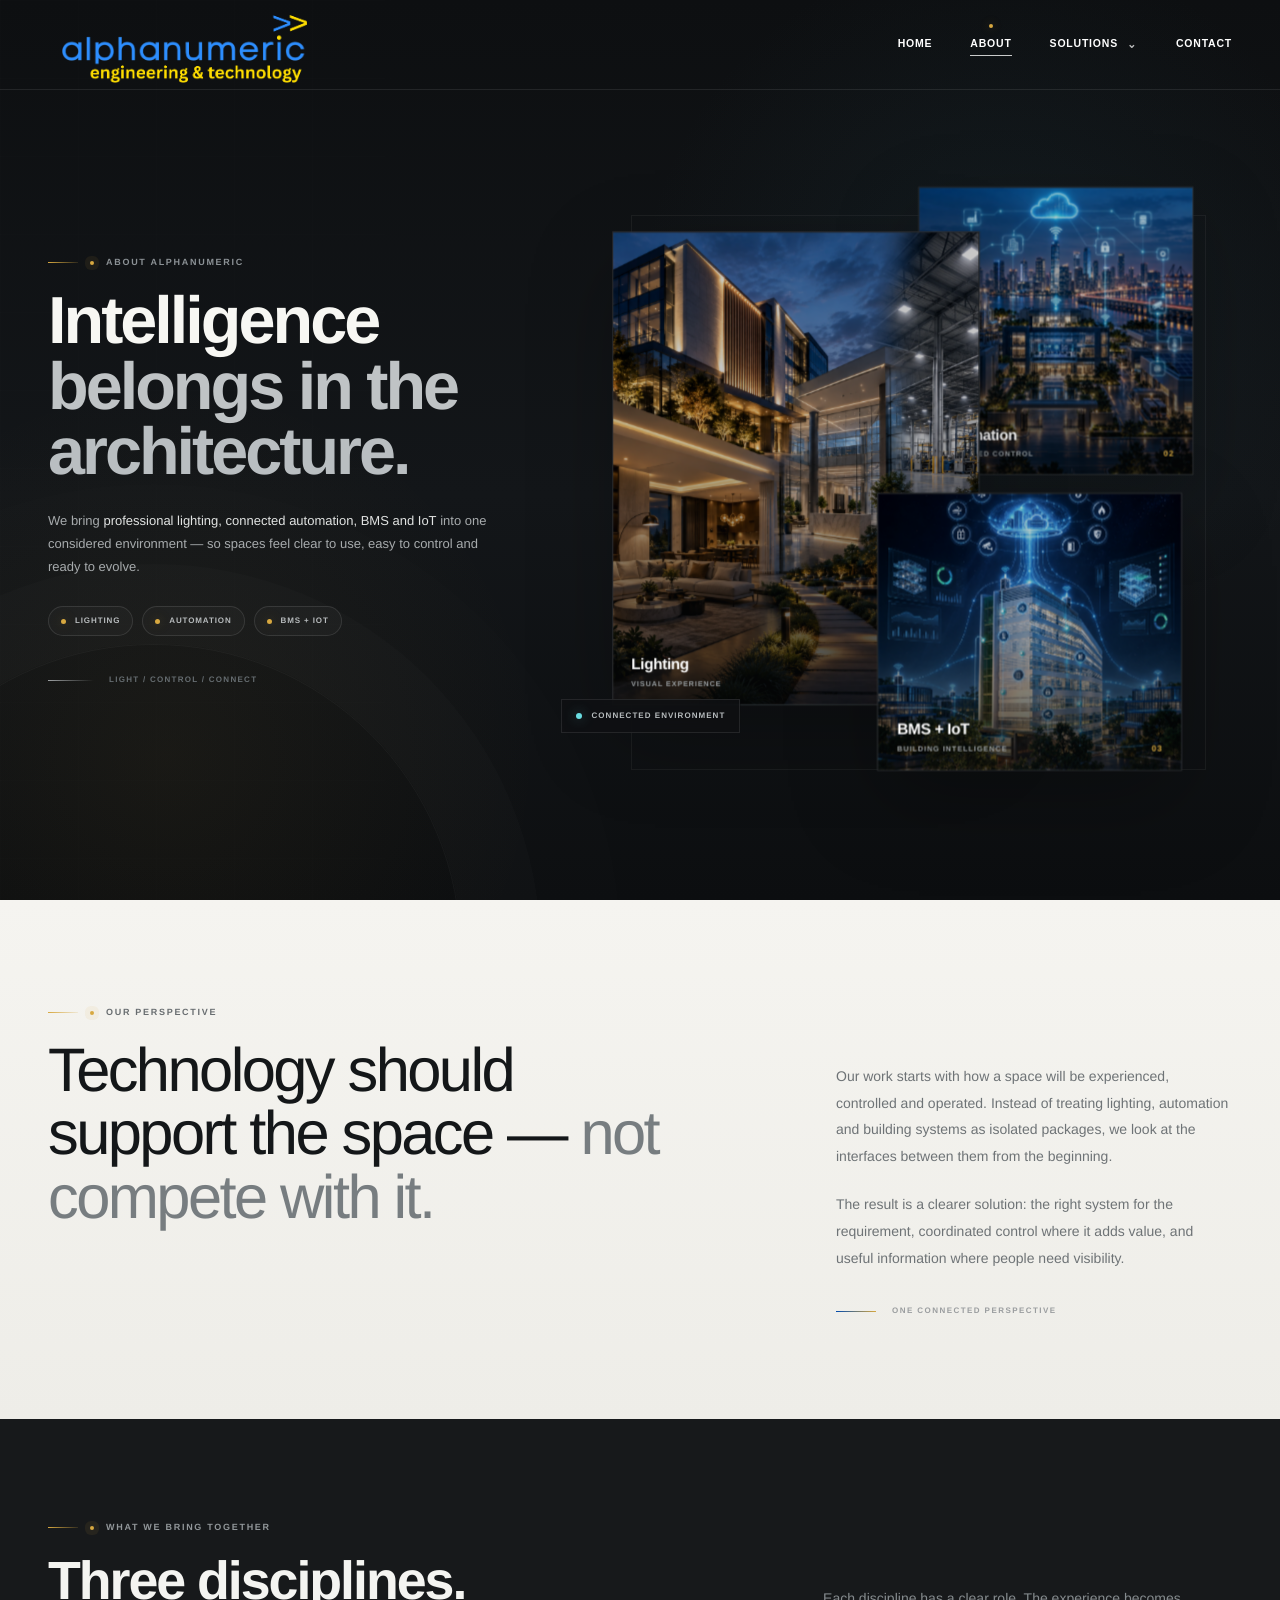
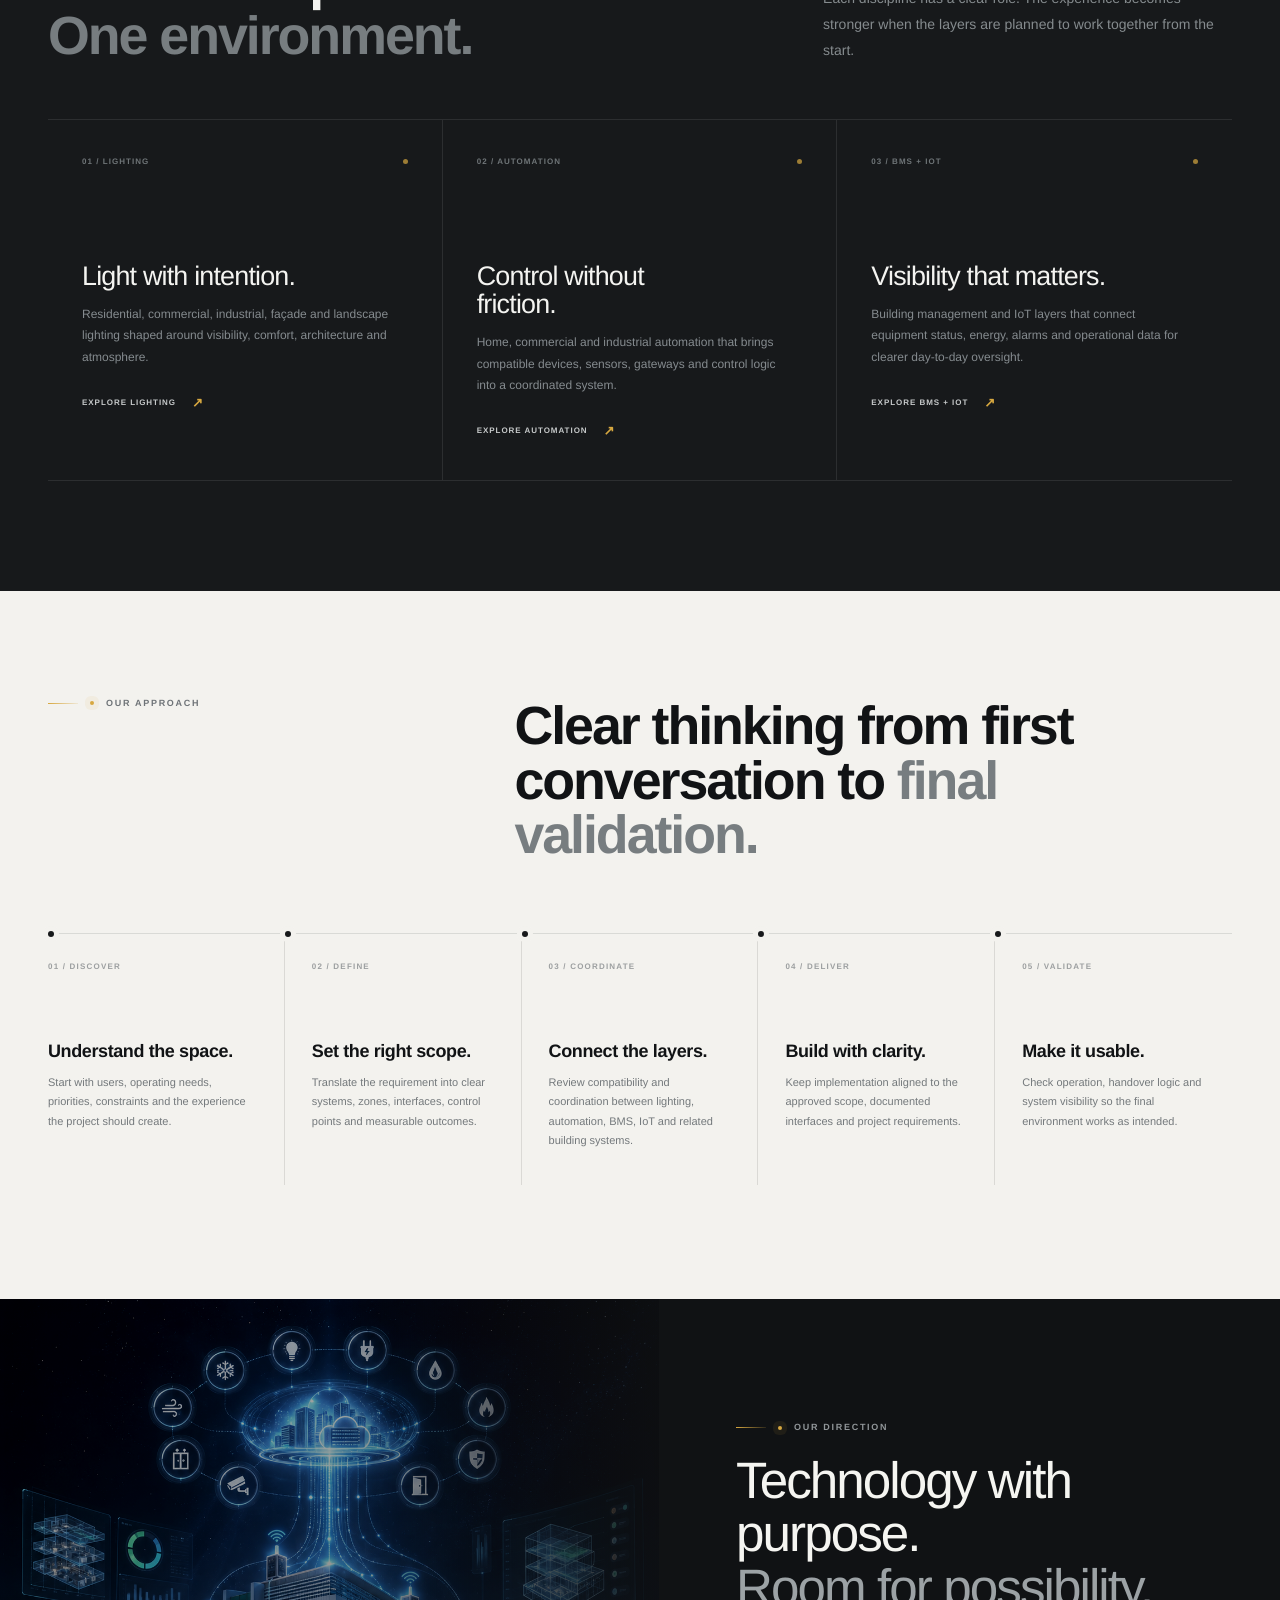
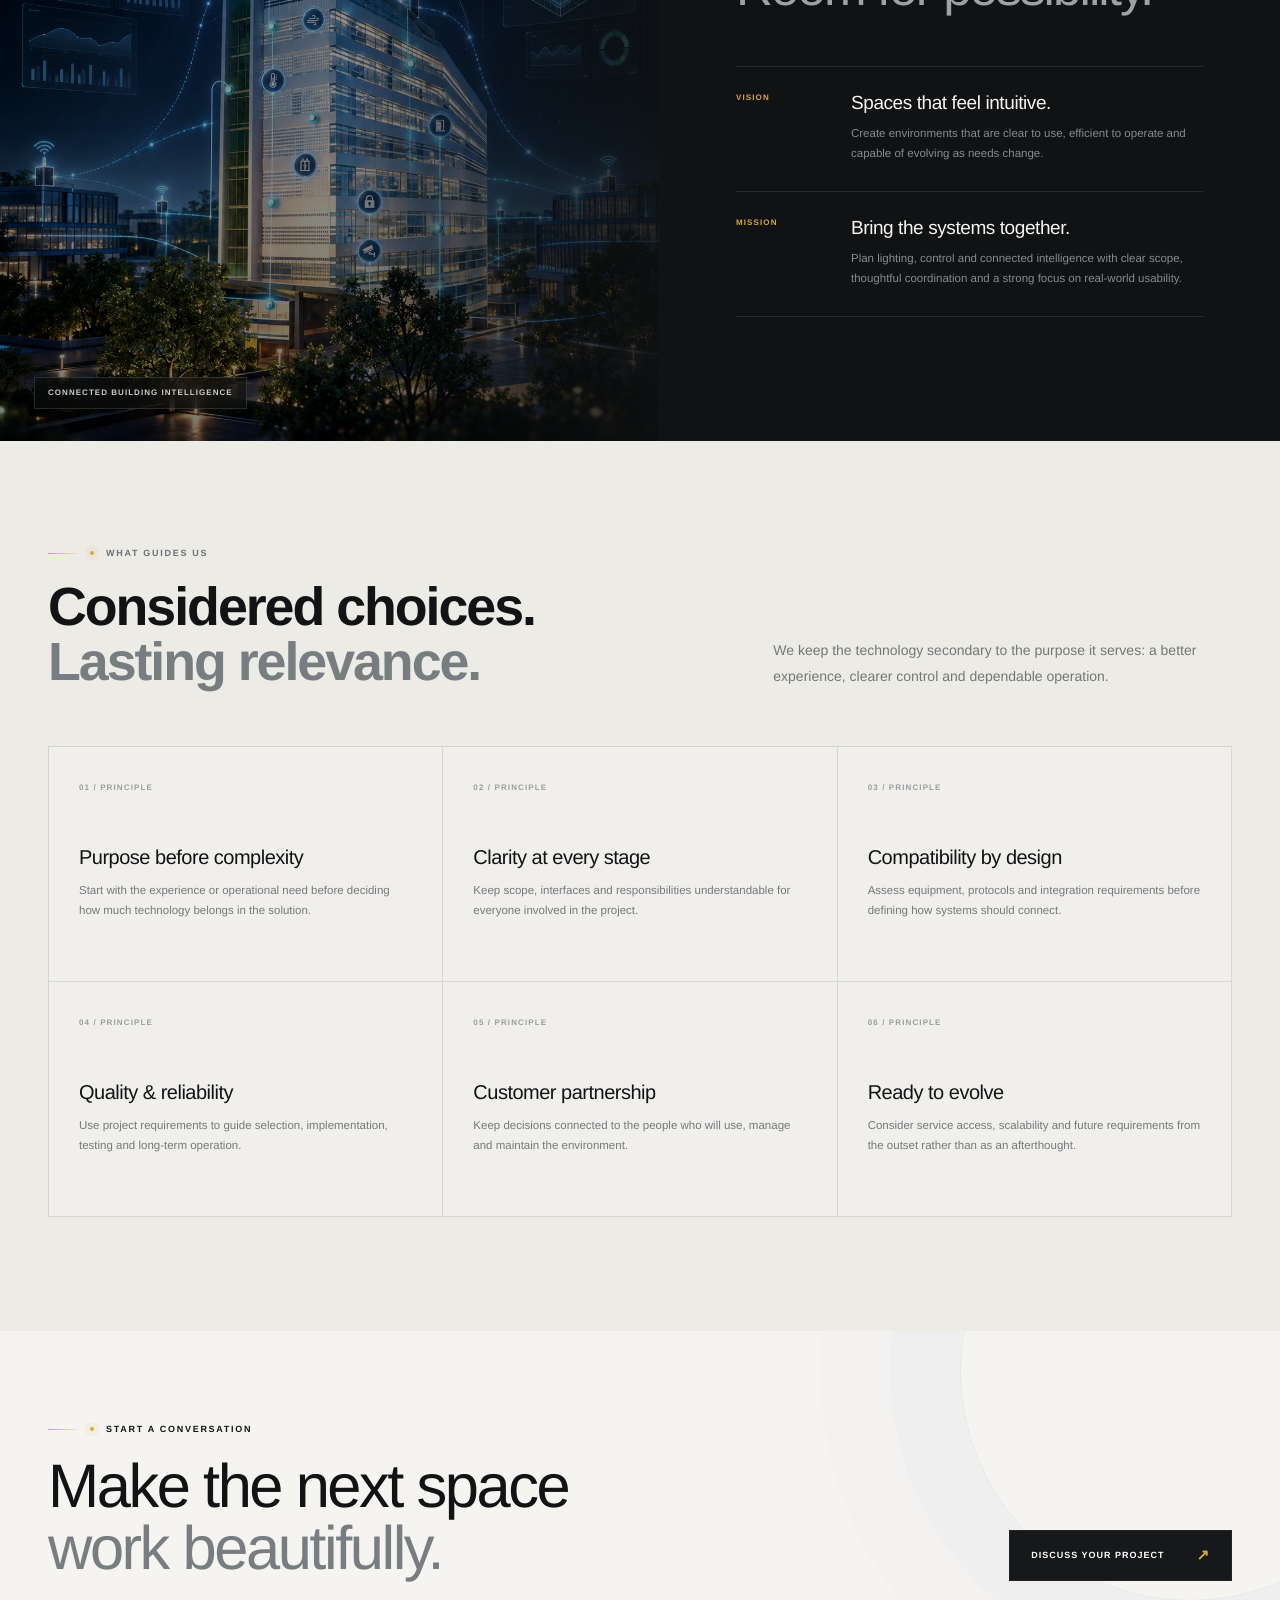
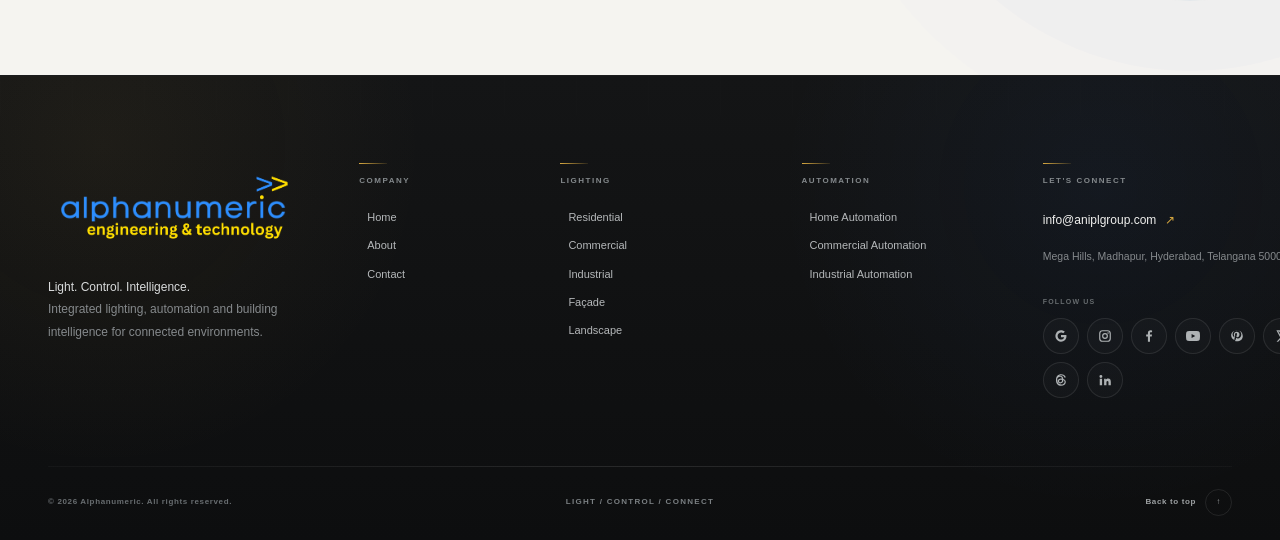
<file: about.html>
<!DOCTYPE html>
<html lang="en">
<head>
    <meta charset="UTF-8">
    <meta name="viewport" content="width=device-width,initial-scale=1">
    <meta name="description" content="About AlphaNumeric — integrated lighting, automation, BMS and IoT for intelligent connected environments.">
    <meta name="theme-color" content="#111315">
    <title>About | ANET</title>
    <style>
        :root{
            --ink:#111315;
            --ink-2:#191c1f;
            --paper:#f2f1ed;
            --paper-2:#e9e8e2;
            --white:#f8f8f5;
            --muted:#71767a;
            --line:rgba(17,19,21,.11);
            --gold:#d7a840;
            --blue:#004aad;
            --ease:cubic-bezier(.22,1,.36,1);
        }
        *{box-sizing:border-box}
        html{scroll-behavior:smooth;scroll-padding-top:92px}
        body{
            margin:0;
            color:var(--ink);
            background:var(--paper);
            font-family:"Manrope","Inter","Segoe UI",Arial,sans-serif;
            -webkit-font-smoothing:antialiased;
            overflow-x:hidden;
        }
        a{color:inherit;text-decoration:none}
        button,input,textarea,select{font:inherit}
        img,svg{display:block;max-width:100%}
        button{color:inherit}
        ::selection{background:#d7a840;color:#111315}
        .wrap{width:min(1500px,calc(100% - 96px));margin-inline:auto}
        .skip{
            position:fixed;left:20px;top:-90px;z-index:5000;
            padding:13px 16px;background:#fff;color:#111;border:1px solid #ddd;
        }
        .skip:focus{top:14px}
        @media(max-width:1100px){.wrap{width:calc(100% - 64px)}}
        @media(max-width:760px){
            html{scroll-padding-top:76px}
            .wrap{width:calc(100% - 36px)}
        }
    </style>
</head>
<body id="top">
<a class="skip" href="#main">Skip to content</a>
<style>
        /* =========================================================
   01 — HEADER ROOT
   ========================================================= */
        .header {
            --nav-ink: #11161a;
            --nav-white: #f7f7f5;
            --nav-muted: #747b80;
            --nav-line: rgba(17, 29, 36, .10);
            --nav-glass: rgba(248, 249, 248, .92);
            --nav-gold: #d7a840;
            --nav-cyan: #6adce1;

            position: fixed;
            inset: 0 0 auto;
            z-index: 1000;
            height: 90px;
            color: #fff;
            border-bottom: 1px solid rgba(255, 255, 255, .09);
            transition:
                height .38s cubic-bezier(.2, .7, .2, 1),
                color .32s ease,
                background .32s ease,
                border-color .32s ease,
                box-shadow .32s ease;
        }

        .header.scrolled,
        .header.menu-open,
        .header.mega-open {
            height: 76px;
            color: var(--nav-ink);
            background: var(--nav-glass);
            border-color: var(--nav-line);
            box-shadow: 0 12px 38px rgba(17, 29, 36, .07);
            backdrop-filter: blur(22px) saturate(145%);
            -webkit-backdrop-filter: blur(22px) saturate(145%);
        }

        .header * {
            box-sizing: border-box;
        }

        .header a,
        .header button {
            -webkit-tap-highlight-color: transparent;
        }

        /* =========================================================
   02 — NAV WRAP
   ========================================================= */
        .nav {
            position: relative;
            display: flex;
            align-items: center;
            justify-content: space-between;
            height: 100%;
        }

        /* =========================================================
   03 — BRAND
   ========================================================= */
        /* Keep both transparent PNGs in assets/images/.
   logo-white.png = WHITE tagline, for dark backgrounds.
   logo-black.png = BLACK tagline, for light backgrounds. */
        .header .brand {
            display: block;
            flex: 0 0 auto;
            width: 310px;
            max-width: calc(100% - 95px);
            color: inherit;
            text-decoration: none !important;
        }

        .header .brand-logos {
            position: relative;
            display: block;
            width: 100%;
            height: 100px;
        }

        .header .brand-logo {
            position: absolute;
            inset: 0;
            display: block;
            width: 100%;
            height: 100%;
            object-fit: contain;
            object-position: left center;
            transition: opacity .25s ease;
            pointer-events: none;
        }

        .header .brand-logo--white {
            opacity: 1
        }

        .header .brand-logo--black {
            opacity: 0
        }

        .header.scrolled .brand-logo--white,
        .header.menu-open .brand-logo--white,
        .header.mega-open .brand-logo--white {
            opacity: 0
        }

        .header.scrolled .brand-logo--black,
        .header.menu-open .brand-logo--black,
        .header.mega-open .brand-logo--black {
            opacity: 1
        }

        .header .brand:focus-visible {
            outline: 2px solid currentColor;
            outline-offset: 5px;
            border-radius: 3px;
        }

        /* =========================================================
   04 — DESKTOP LINKS
   ========================================================= */
        .nav-links {
            display: flex;
            align-items: center;
            gap: 38px;
            margin-left: auto;
        }

        .nav-links>a,
        .solutions-trigger {
            position: relative;
            display: inline-flex;
            align-items: center;
            gap: 7px;
            min-height: 44px;
            padding: 0;
            border: 0 !important;
            outline: 0;
            background: none;
            color: inherit;
            text-decoration: none !important;
            font: 600 10.5px/1 "Manrope", Arial, sans-serif;
            letter-spacing: .075em;
            text-transform: uppercase;
            cursor: pointer;
        }

        /* important: anchor itself gets NO underline / border */
        .nav-links>a,
        .nav-links>a:hover,
        .nav-links>a:focus,
        .solutions-trigger,
        .solutions-trigger:hover,
        .solutions-trigger:focus {
            border-bottom: 0 !important;
            text-decoration: none !important;
            box-shadow: none;
            background-image: none !important;
        }

        /* one and only underline lives on .nav-label */
        .nav-label {
            position: relative;
            display: inline-block;
            padding: 7px 0 9px;
        }

        .nav-label::after {
            content: "";
            position: absolute;
            left: 0;
            right: 0;
            bottom: 2px;
            height: 1px;
            background: currentColor;
            transform: scaleX(0);
            transform-origin: right center;
            opacity: .78;
            transition: transform .28s cubic-bezier(.2, .7, .2, 1);
        }

        .nav-links>a:hover .nav-label::after,
        .nav-links>a:focus-visible .nav-label::after,
        .nav-links>a.is-active .nav-label::after,
        .solutions-trigger:hover .nav-label::after,
        .solutions-trigger:focus-visible .nav-label::after,
        .solutions-trigger.is-active .nav-label::after,
        .solutions-trigger[aria-expanded="true"] .nav-label::after {
            transform: scaleX(1);
            transform-origin: left center;
        }

        .nav-links>a.is-active,
        .solutions-trigger.is-active,
        .solutions-trigger[aria-expanded="true"] {
            color: inherit;
        }

        /* active page micro dot */
        .nav-links>a.is-active .nav-label::before,
        .solutions-trigger.is-active .nav-label::before {
            content: "";
            position: absolute;
            left: 50%;
            top: -7px;
            width: 4px;
            height: 4px;
            border-radius: 50%;
            background: var(--nav-gold);
            transform: translateX(-50%);
            box-shadow: 0 0 10px rgba(215, 168, 64, .35);
        }

        .solutions-chevron {
            width: 13px;
            height: 13px;
            display: grid;
            place-items: center;
            transition: transform .3s ease;
            opacity: .72;
        }

        .solutions-trigger[aria-expanded="true"] .solutions-chevron {
            transform: rotate(180deg);
        }

        /* =========================================================
   05 — SOLUTIONS WRAPPER
   ========================================================= */
        .solutions {
            position: static;
        }

        /* =========================================================
   06 — PREMIUM MEGA MENU
   ========================================================= */
        .mega {
            position: absolute;
            top: calc(100% - 1px);
            right: 0;
            width: min(1080px, calc(100vw - 64px));
            color: var(--nav-ink);
            background: rgba(249, 250, 249, .98);
            border: 1px solid rgba(17, 29, 36, .10);
            border-radius: 0 0 12px 12px;
            box-shadow:
                0 34px 80px rgba(17, 29, 36, .16),
                0 8px 24px rgba(17, 29, 36, .06);
            overflow: hidden;
            transform-origin: top right;
            animation: megaIn .26s cubic-bezier(.2, .7, .2, 1);
        }

        .mega[hidden] {
            display: none !important;
        }

        @keyframes megaIn {
            from {
                opacity: 0;
                transform: translateY(-6px) scale(.992)
            }

            to {
                opacity: 1;
                transform: none
            }
        }

        .mega-top {
            display: flex;
            align-items: center;
            justify-content: space-between;
            gap: 30px;
            padding: 18px 22px;
            border-bottom: 1px solid var(--nav-line);
            background: linear-gradient(90deg, rgba(255, 255, 255, .85), rgba(239, 243, 244, .74));
        }

        .mega-top-left {
            display: flex;
            align-items: center;
            gap: 11px;
        }

        .mega-top-left i {
            width: 6px;
            height: 6px;
            border-radius: 50%;
            background: var(--nav-cyan);
            box-shadow: 0 0 10px rgba(106, 220, 225, .45);
        }

        .mega-top strong {
            font: 650 8px/1 "Manrope", Arial, sans-serif;
            letter-spacing: .17em;
            text-transform: uppercase;
            color: #4d585e;
        }

        .mega-top span {
            font: 550 8px/1 "Manrope", Arial, sans-serif;
            letter-spacing: .10em;
            color: #8a9195;
            text-transform: uppercase;
        }

        .mega-grid {
            display: grid;
            grid-template-columns: .86fr 1fr 1fr 1fr;
            min-height: 345px;
        }

        .mega-intro {
            position: relative;
            padding: 30px 26px;
            overflow: hidden;
            background:
                radial-gradient(circle at 20% 15%, rgba(78, 154, 174, .10), transparent 36%),
                linear-gradient(160deg, #edf2f3, #f8f9f8 60%);
            border-right: 1px solid var(--nav-line);
        }

        .mega-intro::after {
            content: "";
            position: absolute;
            width: 170px;
            height: 170px;
            right: -80px;
            bottom: -80px;
            border: 1px solid rgba(67, 130, 145, .10);
            border-radius: 50%;
            box-shadow: 0 0 0 24px rgba(67, 130, 145, .035), 0 0 0 48px rgba(67, 130, 145, .02);
        }

        .mega-kicker {
            display: block;
            margin-bottom: 16px;
            font: 650 7.5px/1 "Manrope", Arial, sans-serif;
            letter-spacing: .17em;
            text-transform: uppercase;
            color: #788187;
        }

        .mega-intro h3 {
            margin: 0;
            max-width: 220px;
            font: 500 26px/1.06 "Manrope", Arial, sans-serif;
            letter-spacing: -.045em;
            color: #182025;
        }

        .mega-intro p {
            margin: 16px 0 0;
            max-width: 230px;
            font: 400 10.5px/1.75 "Manrope", Arial, sans-serif;
            color: #70797e;
        }

        .mega-all {
            position: relative;
            z-index: 2;
            display: inline-flex;
            align-items: center;
            gap: 8px;
            margin-top: 24px;
            color: #202a2f;
            text-decoration: none !important;
            font: 650 8px/1 "Manrope", Arial, sans-serif;
            letter-spacing: .11em;
            text-transform: uppercase;
        }

        .mega-all::after {
            content: "↗";
            font-size: 12px;
            transition: transform .25s ease;
        }

        .mega-all:hover::after {
            transform: translate(2px, -2px);
        }

        .mega-column {
            padding: 28px 24px 24px;
            border-right: 1px solid var(--nav-line);
            background: rgba(255, 255, 255, .72);
        }

        .mega-column:last-child {
            border-right: 0;
        }

        .mega-column-head {
            display: flex;
            align-items: flex-start;
            gap: 11px;
            padding-bottom: 17px;
            margin-bottom: 8px;
            border-bottom: 1px solid var(--nav-line);
        }

        .mega-number {
            padding-top: 4px;
            font: 650 7px/1 "Manrope", Arial, sans-serif;
            letter-spacing: .12em;
            color: #9a9fa2;
        }

        .mega-column-head h4 {
            margin: 0;
            font: 550 18px/1.1 "Manrope", Arial, sans-serif;
            letter-spacing: -.035em;
            color: #1d2529;
        }

        .mega-column-head small {
            display: block;
            margin-top: 5px;
            font: 500 7.5px/1.35 "Manrope", Arial, sans-serif;
            letter-spacing: .04em;
            color: #93999d;
        }

        .mega-column nav {
            display: grid;
            gap: 2px;
        }

        .mega-link {
            position: relative;
            display: grid;
            grid-template-columns: 1fr auto;
            gap: 12px;
            align-items: center;
            min-height: 42px;
            padding: 9px 2px 9px 0;
            color: #626b70;
            text-decoration: none !important;
            border-bottom: 1px solid rgba(17, 29, 36, .055);
            transition: color .22s ease, padding-left .22s ease, background .22s ease;
        }

        .mega-link:last-child {
            border-bottom: 0;
        }

        .mega-link span:first-child {
            font: 520 10.5px/1.3 "Manrope", Arial, sans-serif;
        }

        .mega-link .mega-arrow {
            width: 19px;
            height: 19px;
            display: grid;
            place-items: center;
            border: 1px solid rgba(17, 29, 36, .08);
            border-radius: 50%;
            font-size: 9px;
            color: #8b9296;
            opacity: .65;
            transition: transform .22s ease, opacity .22s ease, border-color .22s ease;
        }

        .mega-link:hover,
        .mega-link:focus-visible {
            color: #151c20;
            padding-left: 5px;
        }

        .mega-link:hover .mega-arrow,
        .mega-link:focus-visible .mega-arrow {
            opacity: 1;
            transform: translate(2px, -2px);
            border-color: rgba(17, 29, 36, .18);
        }

        .mega-link.is-active {
            color: #11171b;
            font-weight: 650;
        }

        .mega-link.is-active::before {
            content: "";
            position: absolute;
            left: -24px;
            top: 10px;
            bottom: 10px;
            width: 2px;
            background: var(--nav-gold);
        }

        /* =========================================================
   07 — MENU BUTTON
   ========================================================= */
        .menu-toggle {
            display: none;
            align-items: center;
            justify-content: center;
            gap: 8px;
            min-width: 74px;
            height: 38px;
            padding: 0 12px;
            border: 1px solid currentColor;
            border-color: rgba(150, 150, 150, .42);
            border-radius: 999px;
            background: transparent;
            color: inherit;
            font: 650 9px/1 "Manrope", Arial, sans-serif;
            letter-spacing: .10em;
            text-transform: uppercase;
        }

        .menu-toggle i {
            position: relative;
            width: 12px;
            height: 8px;
        }

        .menu-toggle i::before,
        .menu-toggle i::after {
            content: "";
            position: absolute;
            left: 0;
            width: 12px;
            height: 1px;
            background: currentColor;
            transition: transform .25s ease, top .25s ease;
        }

        .menu-toggle i::before {
            top: 1px
        }

        .menu-toggle i::after {
            top: 7px
        }

        .menu-open .menu-toggle i::before {
            top: 4px;
            transform: rotate(45deg)
        }

        .menu-open .menu-toggle i::after {
            top: 4px;
            transform: rotate(-45deg)
        }

        /* =========================================================
   08 — TABLET
   ========================================================= */
        @media(max-width:1100px) {
            .header .brand {
                width: 270px
            }

            .nav-links {
                gap: 27px
            }

            .mega {
                width: min(960px, calc(100vw - 48px))
            }

            .mega-grid {
                grid-template-columns: .74fr 1fr 1fr 1fr
            }

            .mega-intro {
                padding: 26px 20px
            }

            .mega-column {
                padding: 25px 18px 22px
            }
        }

        /* =========================================================
   09 — MOBILE
   ========================================================= */
        @media(max-width:760px) {
            .header {
                height: 74px
            }

            .header.scrolled,
            .header.menu-open,
            .header.mega-open {
                height: 68px
            }

            .header .brand {
                width: 235px
            }

            .header .brand-logos {
                height: 62px
            }

            .menu-toggle {
                display: inline-flex
            }

            .nav-links {
                display: none;
                position: absolute;
                left: -17px;
                right: -17px;
                top: 100%;
                max-height: calc(100svh - 68px);
                overflow: auto;
                margin: 0;
                padding: 13px 17px 22px;
                background: rgba(248, 249, 248, .985);
                color: var(--nav-ink);
                border-top: 1px solid var(--nav-line);
                box-shadow: 0 30px 60px rgba(17, 29, 36, .14);
                backdrop-filter: blur(22px);
                -webkit-backdrop-filter: blur(22px);
            }

            .menu-open .nav-links {
                display: flex;
                flex-direction: column;
                align-items: stretch;
                gap: 0;
            }

            .nav-links>a,
            .solutions-trigger {
                width: 100%;
                min-height: 54px;
                justify-content: space-between;
                text-align: left;
                border-bottom: 1px solid rgba(17, 29, 36, .09) !important;
                font-size: 11px;
            }

            .nav-links>a .nav-label,
            .solutions-trigger .nav-label {
                padding: 0;
            }

            .nav-label::after,
            .nav-links>a.is-active .nav-label::before,
            .solutions-trigger.is-active .nav-label::before {
                display: none;
            }

            .nav-links>a.is-active .nav-label,
            .solutions-trigger.is-active .nav-label {
                color: #11171b;
                font-weight: 700;
            }

            .nav-links>a.is-active::before,
            .solutions-trigger.is-active::before {
                content: "";
                width: 5px;
                height: 5px;
                border-radius: 50%;
                background: var(--nav-gold);
                margin-right: 8px;
                flex: 0 0 auto;
            }

            .solutions {
                position: static
            }

            .mega {
                position: static;
                width: 100%;
                margin: 0;
                border: 0;
                border-bottom: 1px solid rgba(17, 29, 36, .10);
                border-radius: 0;
                box-shadow: none;
                background: #f1f4f4;
                animation: none;
            }

            .mega-top {
                display: none
            }

            .mega-grid {
                display: block;
                min-height: 0;
            }

            .mega-intro {
                padding: 20px 16px;
                border-right: 0;
                border-bottom: 1px solid var(--nav-line);
            }

            .mega-intro h3 {
                font-size: 21px
            }

            .mega-intro p {
                font-size: 9.5px;
                max-width: 100%
            }

            .mega-all {
                margin-top: 15px
            }

            .mega-column {
                padding: 20px 16px;
                border-right: 0;
                border-bottom: 1px solid var(--nav-line);
            }

            .mega-column:last-child {
                border-bottom: 0
            }

            .mega-column-head {
                margin-bottom: 4px;
                padding-bottom: 12px
            }

            .mega-column-head h4 {
                font-size: 16px
            }

            .mega-link {
                min-height: 40px
            }

            .mega-link.is-active::before {
                left: -16px
            }
        }

        /* =========================================================
   10 — REDUCED MOTION
   ========================================================= */
        @media(prefers-reduced-motion:reduce) {

            .header *,
            .header *::before,
            .header *::after {
                transition: none !important;
                animation: none !important;
            }
        }
    </style>

    <!-- =========================================================
     HTML
     ========================================================= -->
    <header class="header" id="header">
        <nav class="nav wrap" aria-label="Main navigation">

            <!-- BOTH LOGOS: use transparent PNGs with matching canvas/padding. -->
            <a class="brand" href="index.html" aria-label="Alphanumeric home">
                <span class="brand-logos" aria-hidden="true">
                    <img class="brand-logo brand-logo--white" src="assets/logo-black.png" alt="" loading="eager"
                        decoding="sync" fetchpriority="high">
                    <img class="brand-logo brand-logo--black" src="assets/logo-black.png" alt="" loading="eager"
                        decoding="sync">
                </span>
            </a>

            <!-- MOBILE BUTTON -->
            <button class="menu-toggle" id="menuToggle" type="button" aria-controls="navLinks" aria-expanded="false">
                <span id="menuToggleText">Menu</span>
                <i aria-hidden="true"></i>
            </button>

            <!-- LINKS -->
            <div class="nav-links" id="navLinks">

                <a href="index.html" data-nav-page="index.html">
                    <span class="nav-label">Home</span>
                </a>

                <a href="about.html" data-nav-page="about.html">
                    <span class="nav-label">About</span>
                </a>

                <!-- SOLUTIONS -->
                <div class="solutions" id="solutionsRoot">

                    <button class="solutions-trigger" id="solutionsTrigger" type="button" aria-controls="solutionsMenu"
                        aria-expanded="false">
                        <span class="nav-label">Solutions</span>
                        <span class="solutions-chevron" aria-hidden="true">⌄</span>
                    </button>

                    <div class="mega" id="solutionsMenu" hidden>

                        <div class="mega-top">
                            <div class="mega-top-left">
                                <i aria-hidden="true"></i>
                                <strong>Integrated Solutions</strong>
                            </div>
                            <span>Lighting · Automation · BMS &amp; IoT</span>
                        </div>

                        <div class="mega-grid">

                            <!-- INTRO -->
                            <div class="mega-intro">
                                <span class="mega-kicker">Connected environments</span>
                                <h3>One portfolio. Multiple intelligent layers.</h3>
                                <p>
                                    Professional lighting, connected automation and building intelligence — planned as
                                    complete, scalable systems.
                                </p>
                                <a class="mega-all" href="index.html#solutions">Explore solutions</a>
                            </div>

                            <!-- LIGHTING -->
                            <div class="mega-column">
                                <div class="mega-column-head">
                                    <span class="mega-number">01</span>
                                    <div>
                                        <h4>Lighting</h4>
                                        <small>Professional illumination</small>
                                    </div>
                                </div>

                                <nav aria-label="Lighting solutions">
                                    <a class="mega-link" href="residential-lighting.html"><span>Residential
                                            Lighting</span><span class="mega-arrow">↗</span></a>
                                    <a class="mega-link" href="commercial-lighting.html"><span>Commercial
                                            Lighting</span><span class="mega-arrow">↗</span></a>
                                    <a class="mega-link" href="industrial-lighting.html"><span>Industrial
                                            Lighting</span><span class="mega-arrow">↗</span></a>
                                    <a class="mega-link" href="facade-lighting.html"><span>Façade Lighting</span><span
                                            class="mega-arrow">↗</span></a>
                                    <a class="mega-link" href="landscape-lighting.html"><span>Landscape
                                            Lighting</span><span class="mega-arrow">↗</span></a>
                                </nav>
                            </div>

                            <!-- AUTOMATION -->
                            <div class="mega-column">
                                <div class="mega-column-head">
                                    <span class="mega-number">02</span>
                                    <div>
                                        <h4>Automation</h4>
                                        <small>Connected control systems</small>
                                    </div>
                                </div>

                                <nav aria-label="Automation solutions">
                                    <a class="mega-link" href="home-automation.html"><span>Home Automation</span><span
                                            class="mega-arrow">↗</span></a>
                                    <a class="mega-link" href="commercial-automation.html"><span>Commercial
                                            Automation</span><span class="mega-arrow">↗</span></a>
                                    <a class="mega-link" href="industrial-automation.html"><span>Industrial
                                            Automation</span><span class="mega-arrow">↗</span></a>
                                </nav>
                            </div>

                            <!-- BMS + IOT -->
                            <div class="mega-column">
                                <div class="mega-column-head">
                                    <span class="mega-number">03</span>
                                    <div>
                                        <h4>BMS &amp; IoT</h4>
                                        <small>Building intelligence</small>
                                    </div>
                                </div>

                                <nav aria-label="BMS and IoT solutions">
                                    <a class="mega-link" href="bms.html"><span>BMS</span><span
                                            class="mega-arrow">↗</span></a>
                                    <a class="mega-link" href="bms-with-iot.html"><span>BMS with IoT</span><span
                                            class="mega-arrow">↗</span></a>
                                    <a class="mega-link" href="bms-and-iot.html"><span>BMS &amp; IoT</span><span
                                            class="mega-arrow">↗</span></a>
                                </nav>
                            </div>

                        </div>
                    </div>
                </div>

                <a href="contact.html" data-nav-page="contact.html">
                    <span class="nav-label">Contact</span>
                </a>

            </div>
        </nav>
    </header>

    <!-- =========================================================
     JAVASCRIPT
     ========================================================= -->
    <script>
        (() => {
            'use strict';

            const header = document.getElementById('header');
            const menu = document.getElementById('menuToggle');
            const menuText = document.getElementById('menuToggleText');
            const navLinks = document.getElementById('navLinks');
            const solutionsRoot = document.getElementById('solutionsRoot');
            const trigger = document.getElementById('solutionsTrigger');
            const mega = document.getElementById('solutionsMenu');

            if (!header || !menu || !navLinks || !trigger || !mega) return;

            const desktopMedia = window.matchMedia('(min-width: 761px)');

            /* =========================================================
               ACTIVE PAGE
               Home stays active on /, /index.html and index variants.
               Solution pages activate Solutions + corresponding mega link.
               ========================================================= */
            const normalizePage = () => {
                let page = location.pathname.split('/').pop() || 'index.html';
                page = page.split('?')[0].split('#')[0].toLowerCase();
                return page || 'index.html';
            };

            const currentPage = normalizePage();

            const directNav = [...navLinks.querySelectorAll(':scope > a[data-nav-page]')];
            const megaLinks = [...mega.querySelectorAll('.mega-link')];

            directNav.forEach(link => {
                const target = (link.dataset.navPage || '').toLowerCase();
                const homeMatch = target === 'index.html' && (currentPage === '' || currentPage === 'index.html');
                const active = homeMatch || currentPage === target;

                link.classList.toggle('is-active', active);
                if (active) link.setAttribute('aria-current', 'page');
                else link.removeAttribute('aria-current');
            });

            let solutionPageActive = false;

            megaLinks.forEach(link => {
                const target = (link.getAttribute('href') || '').split('/').pop().toLowerCase();
                const active = currentPage === target;
                link.classList.toggle('is-active', active);
                if (active) {
                    link.setAttribute('aria-current', 'page');
                    solutionPageActive = true;
                } else {
                    link.removeAttribute('aria-current');
                }
            });

            trigger.classList.toggle('is-active', solutionPageActive);

            /* =========================================================
               OPEN / CLOSE HELPERS
               ========================================================= */
            function openMega() {
                mega.hidden = false;
                trigger.setAttribute('aria-expanded', 'true');
                header.classList.add('mega-open');
            }

            function closeMega() {
                mega.hidden = true;
                trigger.setAttribute('aria-expanded', 'false');
                header.classList.remove('mega-open');
            }

            function closeNav() {
                header.classList.remove('menu-open');
                menu.setAttribute('aria-expanded', 'false');
                menuText.textContent = 'Menu';
                closeMega();
            }

            /* =========================================================
               MOBILE MENU
               ========================================================= */
            menu.addEventListener('click', () => {
                const open = header.classList.toggle('menu-open');
                menu.setAttribute('aria-expanded', String(open));
                menuText.textContent = open ? 'Close' : 'Menu';
                if (!open) closeMega();
            });

            /* =========================================================
               SOLUTIONS CLICK
               ========================================================= */
            trigger.addEventListener('click', event => {
                event.preventDefault();
                mega.hidden ? openMega() : closeMega();
            });

            /* =========================================================
               PREMIUM DESKTOP HOVER BEHAVIOUR
               Small close delay prevents menu flicker while moving cursor.
               ========================================================= */
            let hoverTimer = null;

            function clearHoverTimer() {
                if (hoverTimer) {
                    clearTimeout(hoverTimer);
                    hoverTimer = null;
                }
            }

            function scheduleClose() {
                if (!desktopMedia.matches) return;
                clearHoverTimer();
                hoverTimer = setTimeout(closeMega, 150);
            }

            solutionsRoot.addEventListener('mouseenter', () => {
                if (!desktopMedia.matches) return;
                clearHoverTimer();
                openMega();
            });

            solutionsRoot.addEventListener('mouseleave', scheduleClose);

            /* =========================================================
               OUTSIDE CLICK / ESC
               ========================================================= */
            document.addEventListener('click', event => {
                if (!event.target.closest('#solutionsRoot')) closeMega();

                if (
                    header.classList.contains('menu-open') &&
                    !event.target.closest('#header')
                ) {
                    closeNav();
                }
            });

            document.addEventListener('keydown', event => {
                if (event.key !== 'Escape') return;

                if (!mega.hidden) {
                    closeMega();
                    trigger.focus();
                    return;
                }

                if (header.classList.contains('menu-open')) {
                    closeNav();
                    menu.focus();
                }
            });

            /* close mobile menu when navigating */
            navLinks.addEventListener('click', event => {
                const link = event.target.closest('a');
                if (!link) return;
                if (!desktopMedia.matches) closeNav();
            });

            /* =========================================================
               RESPONSIVE RESET
               ========================================================= */
            window.addEventListener('resize', () => {
                clearHoverTimer();
                if (desktopMedia.matches && header.classList.contains('menu-open')) {
                    closeNav();
                }
            });

            /* =========================================================
               SCROLL STATE
               ========================================================= */
            const syncNav = () => {
                header.classList.toggle('scrolled', window.scrollY > 22);
            };

            syncNav();
            window.addEventListener('scroll', syncNav, { passive: true });
            window.addEventListener('pageshow', syncNav);
        })();
    </script>

    <!-- ======================= END PREMIUM HEADER MODULE ======================= -->

<main id="main">
<style>
/* ============================================================
   ABOUT PAGE — PREMIUM ARCHITECTURAL SYSTEM
   ============================================================ */
.aboutx{
    --ax-paper:#f2f1ed;
    --ax-soft:#e8e7e1;
    --ax-ink:#111315;
    --ax-muted:#73777b;
    --ax-dark:#111315;
    --ax-dark2:#191c20;
    --ax-line:rgba(17,19,21,.11);
    --ax-white:#f7f7f3;
    --ax-gold:#d7a840;
    --ax-blue:#004aad;
    --ax-ease:cubic-bezier(.22,1,.36,1);
    background:var(--ax-paper);
    color:var(--ax-ink);
}
.aboutx *, .aboutx *::before, .aboutx *::after{box-sizing:border-box}
.aboutx{font-family:"Manrope","Inter","Segoe UI",Arial,sans-serif;-webkit-font-smoothing:antialiased;text-rendering:geometricPrecision}
.aboutx em,.aboutx i{font-style:normal}
.aboutx-soft-text{font-style:normal}

/* ---------- Shared typography ---------- */
.aboutx-kicker{
    display:flex;align-items:center;gap:12px;
    margin:0 0 22px;
    font:700 9px/1 "Manrope","Inter",Arial,sans-serif;
    letter-spacing:.19em;text-transform:uppercase;
}
.aboutx-kicker::before{content:"";width:30px;height:1px;background:linear-gradient(90deg,var(--ax-gold),rgba(215,168,64,.15))}
.aboutx-kicker i{width:4px;height:4px;border-radius:50%;background:var(--ax-gold);box-shadow:0 0 0 5px rgba(215,168,64,.08)}
.aboutx-title{
    margin:0;
    font:560 clamp(38px,4.2vw,60px)/1.02 "Manrope","Inter","Segoe UI",Arial,sans-serif;
    letter-spacing:-.038em;
}
.aboutx-title .aboutx-soft-text{font:inherit;color:#777d80;letter-spacing:inherit}
.aboutx-copy{margin:0;color:var(--ax-muted);font:450 14px/1.85 "Manrope","Inter",Arial,sans-serif}
.aboutx-reveal{opacity:0;transform:translateY(26px);transition:opacity .8s var(--ax-ease),transform .9s var(--ax-ease)}
.aboutx-reveal.is-visible{opacity:1;transform:none}

/* ============================================================
   01 — HERO
   ============================================================ */
.aboutx-hero{
    position:relative;min-height:100svh;overflow:hidden;isolation:isolate;
    padding:140px 0 72px;
    color:#f5f5f1;
    background:
        radial-gradient(circle at 78% 34%,rgba(42,78,91,.17),transparent 31%),
        radial-gradient(circle at 13% 84%,rgba(215,168,64,.055),transparent 28%),
        linear-gradient(180deg,#0d0f11 0%,#131619 55%,#0c0e10 100%);
}
.aboutx-hero::before{
    content:"";position:absolute;inset:0;z-index:-1;opacity:.28;pointer-events:none;
    background-image:linear-gradient(rgba(255,255,255,.025) 1px,transparent 1px),linear-gradient(90deg,rgba(255,255,255,.025) 1px,transparent 1px);
    background-size:78px 78px;
    mask-image:linear-gradient(90deg,#000,transparent 72%);
    -webkit-mask-image:linear-gradient(90deg,#000,transparent 72%);
}
.aboutx-hero::after{
    content:"";position:absolute;left:-12vw;bottom:-28vw;width:48vw;height:48vw;border-radius:50%;
    border:1px solid rgba(255,255,255,.04);box-shadow:0 0 0 80px rgba(255,255,255,.012),0 0 0 160px rgba(255,255,255,.008);pointer-events:none;
}
.aboutx-hero-grid{
    display:grid;grid-template-columns:minmax(340px,.82fr) minmax(0,1.18fr);gap:clamp(46px,6vw,110px);align-items:center;
    min-height:calc(100svh - 226px);
}
.aboutx-hero-copy{position:relative;z-index:6;padding:20px 0 30px}
.aboutx-hero .aboutx-kicker{color:#8c9296}
.aboutx-hero-title{
    max-width:720px;margin:0;
    font:570 clamp(46px,5.2vw,76px)/.98 "Manrope","Inter","Segoe UI",Arial,sans-serif;
    letter-spacing:-.045em;color:#f7f7f3;text-wrap:balance;
}
.aboutx-hero-title span{display:block;color:#bfc3c5}
.aboutx-hero-title .aboutx-soft-text{display:block;font:inherit;font-style:normal;color:#b9bec1;letter-spacing:inherit}
.aboutx-hero-lead{max-width:560px;margin:24px 0 0;color:#a7abad;font:450 13px/1.78 "Manrope","Inter",Arial,sans-serif}
.aboutx-hero-lead strong{color:#e1e3e2;font-weight:520}
.aboutx-hero-tags{display:flex;flex-wrap:wrap;gap:9px;margin-top:28px}
.aboutx-hero-tag{
    display:inline-flex;align-items:center;gap:9px;padding:10px 12px;border:1px solid rgba(255,255,255,.11);border-radius:999px;
    color:#b8bcbe;background:rgba(255,255,255,.025);font:600 8px/1 "Manrope",sans-serif;letter-spacing:.11em;text-transform:uppercase;
}
.aboutx-hero-tag::before{content:"";width:5px;height:5px;border-radius:50%;background:var(--ax-gold);box-shadow:0 0 12px rgba(215,168,64,.34)}
.aboutx-hero-note{display:flex;align-items:center;gap:15px;margin-top:38px;color:#666d71;font:600 8px/1.4 "Manrope",sans-serif;letter-spacing:.16em;text-transform:uppercase}
.aboutx-hero-note::before{content:"";width:46px;height:1px;background:linear-gradient(90deg,#9da1a3,transparent)}

/* hero visual */
.aboutx-visual{position:relative;min-height:610px;perspective:1200px}
.aboutx-visual::before{
    content:"";position:absolute;inset:7% 4% 2% 8%;border:1px solid rgba(255,255,255,.055);pointer-events:none;
}
.aboutx-visual-stage{position:absolute;inset:0;transform-style:preserve-3d}
.aboutx-media{
    position:absolute;overflow:hidden;background:#171a1d;border:1px solid rgba(255,255,255,.09);
    box-shadow:0 30px 80px rgba(0,0,0,.26);isolation:isolate;transition:transform .65s var(--ax-ease),border-color .35s ease;
}
.aboutx-media::before{content:"";position:absolute;inset:0;z-index:2;background:linear-gradient(180deg,rgba(6,8,9,.08),rgba(6,8,9,.12) 45%,rgba(6,8,9,.74));pointer-events:none}
.aboutx-media::after{content:"";position:absolute;inset:0;z-index:2;box-shadow:inset 0 0 0 1px rgba(255,255,255,.025);pointer-events:none}
.aboutx-media img{width:100%;height:100%;object-fit:cover;filter:saturate(.92) contrast(1.03) brightness(.86);transition:transform 1.1s var(--ax-ease),filter .6s ease}
.aboutx-media:hover{border-color:rgba(215,168,64,.32);z-index:5}
.aboutx-media:hover img{transform:scale(1.035);filter:saturate(1) contrast(1.04) brightness(.96)}
.aboutx-media--one{left:0;top:8%;width:55%;height:76%;z-index:3;transform:translateZ(28px)}
.aboutx-media--two{right:0;top:0;width:42%;height:47%;z-index:2;transform:translateZ(6px)}
.aboutx-media--three{right:3%;bottom:1%;width:45%;height:44%;z-index:4;transform:translateZ(44px)}
.aboutx-media-label{position:absolute;left:18px;right:18px;bottom:16px;z-index:4;display:flex;align-items:flex-end;justify-content:space-between;gap:12px}
.aboutx-media-label b{font:620 15px/1.05 "Manrope",sans-serif;letter-spacing:-.025em;color:#fff}
.aboutx-media-label small{display:block;margin-top:6px;color:#9ca2a5;font:600 7px/1 "Manrope",sans-serif;letter-spacing:.13em;text-transform:uppercase}
.aboutx-media-label span{color:#d7a840;font:700 8px/1 "Manrope",sans-serif;letter-spacing:.12em}
.aboutx-visual-badge{
    position:absolute;left:-18px;bottom:8%;z-index:8;display:flex;align-items:center;gap:10px;padding:12px 14px;
    background:rgba(15,17,19,.82);border:1px solid rgba(255,255,255,.09);backdrop-filter:blur(14px);-webkit-backdrop-filter:blur(14px);
    color:#b7bcbe;font:650 8px/1 "Manrope",sans-serif;letter-spacing:.13em;text-transform:uppercase;
}
.aboutx-visual-badge i{width:6px;height:6px;border-radius:50%;background:#6adce1;box-shadow:0 0 13px rgba(106,220,225,.45)}

/* ============================================================
   02 — INTRO STATEMENT
   ============================================================ */
.aboutx-intro{position:relative;padding:108px 0 104px;background:linear-gradient(180deg,#f5f4f0,#eeede8)}
.aboutx-intro-grid{display:grid;grid-template-columns:minmax(0,1.25fr) minmax(300px,.75fr);gap:clamp(70px,10vw,160px);align-items:start}
.aboutx-intro .aboutx-kicker{color:#686d70}
.aboutx-intro h2{max-width:900px;font:540 clamp(40px,4.8vw,66px)/1.03 "Manrope","Inter","Segoe UI",Arial,sans-serif;letter-spacing:-.042em;margin:0;color:#141719}
.aboutx-intro h2 .aboutx-soft-text{font:inherit;font-style:normal;color:#777d80;letter-spacing:inherit}
.aboutx-intro-side{padding-top:55px}
.aboutx-intro-side p{margin:0 0 22px;color:#6e7376;font:450 14px/1.9 "Manrope",sans-serif}
.aboutx-signature{display:flex;align-items:center;gap:16px;margin-top:36px;color:#9a9d9f;font:650 8px/1 "Manrope",sans-serif;letter-spacing:.18em;text-transform:uppercase}
.aboutx-signature::before{content:"";width:40px;height:1px;background:linear-gradient(90deg,var(--ax-blue),var(--ax-gold))}

/* ============================================================
   03 — THREE DISCIPLINES
   ============================================================ */
.aboutx-disciplines{padding:104px 0 110px;background:#17191b;color:#f4f4f1}
.aboutx-section-head{display:grid;grid-template-columns:1fr .58fr;gap:70px;align-items:end;margin-bottom:55px}
.aboutx-disciplines .aboutx-kicker{color:#92979a}
.aboutx-disciplines .aboutx-title{max-width:860px}
.aboutx-disciplines .aboutx-copy{max-width:480px;color:#858b8e}
.aboutx-discipline-grid{display:grid;grid-template-columns:repeat(3,1fr);border-top:1px solid rgba(255,255,255,.09);border-bottom:1px solid rgba(255,255,255,.09)}
.aboutx-discipline-card{position:relative;min-height:360px;padding:38px 34px 34px;border-right:1px solid rgba(255,255,255,.09);overflow:hidden;isolation:isolate}
.aboutx-discipline-card:last-child{border-right:0}
.aboutx-discipline-card::before{content:"";position:absolute;inset:auto 0 0;height:0;background:linear-gradient(180deg,transparent,rgba(215,168,64,.055));transition:height .55s var(--ax-ease);z-index:-1}
.aboutx-discipline-card:hover::before{height:100%}
.aboutx-discipline-num{display:flex;align-items:center;justify-content:space-between;color:#6f7578;font:650 8px/1 "Manrope",sans-serif;letter-spacing:.13em;text-transform:uppercase}
.aboutx-discipline-num i{width:5px;height:5px;border-radius:50%;background:#d7a840;opacity:.7}
.aboutx-discipline-card h3{max-width:250px;margin:96px 0 14px;font:540 clamp(25px,2.1vw,33px)/1.05 "Manrope","Inter","Segoe UI",Arial,sans-serif;letter-spacing:-.03em}
.aboutx-discipline-card p{max-width:310px;margin:0;color:#858b8f;font:440 12px/1.78 "Manrope",sans-serif}
.aboutx-discipline-link{display:inline-flex;align-items:center;gap:16px;margin-top:28px;color:#c6c9ca;font:650 8px/1 "Manrope",sans-serif;letter-spacing:.12em;text-transform:uppercase}
.aboutx-discipline-link span{font-size:13px;color:#d7a840;transition:transform .3s ease}
.aboutx-discipline-link:hover span{transform:translate(3px,-3px)}

/* ============================================================
   04 — APPROACH / PROCESS
   ============================================================ */
.aboutx-process{padding:108px 0 114px;background:#f3f2ee}
.aboutx-process-top{display:grid;grid-template-columns:.7fr 1.3fr;gap:80px;align-items:start;margin-bottom:70px}
.aboutx-process .aboutx-kicker{color:#6e7377}
.aboutx-process .aboutx-title{max-width:900px}
.aboutx-process-grid{display:grid;grid-template-columns:repeat(5,1fr);border-top:1px solid var(--ax-line)}
.aboutx-step{position:relative;padding:29px 27px 34px 0;border-right:1px solid var(--ax-line);min-height:250px}
.aboutx-step:not(:first-child){padding-left:27px}
.aboutx-step:last-child{border-right:0}
.aboutx-step::before{content:"";position:absolute;top:-3px;left:0;width:6px;height:6px;border-radius:50%;background:#17191b;box-shadow:0 0 0 5px #f3f2ee}
.aboutx-step small{display:block;color:#9c9fa0;font:650 8px/1 "Manrope",sans-serif;letter-spacing:.15em;text-transform:uppercase}
.aboutx-step h3{margin:70px 0 12px;font:550 18px/1.16 "Manrope","Inter","Segoe UI",Arial,sans-serif;letter-spacing:-.022em}
.aboutx-step p{margin:0;color:#74797c;font:440 11px/1.75 "Manrope",sans-serif}

/* ============================================================
   05 — VISION / MISSION WITH IMAGE
   ============================================================ */
.aboutx-direction{position:relative;display:grid;grid-template-columns:1.03fr .97fr;min-height:720px;background:#101214;color:#f5f5f1;overflow:hidden}
.aboutx-direction-media{position:relative;overflow:hidden;min-height:720px;background:#0c0e10}
.aboutx-direction-media img{width:100%;height:100%;object-fit:cover;filter:saturate(.84) brightness(.72) contrast(1.05)}
.aboutx-direction-media::after{content:"";position:absolute;inset:0;background:linear-gradient(90deg,transparent 52%,rgba(16,18,20,.8) 100%),linear-gradient(180deg,rgba(0,0,0,.1),rgba(0,0,0,.34))}
.aboutx-direction-badge{position:absolute;left:34px;bottom:32px;z-index:3;padding:11px 13px;border:1px solid rgba(255,255,255,.13);background:rgba(11,13,14,.55);backdrop-filter:blur(12px);font:650 8px/1 "Manrope",sans-serif;letter-spacing:.13em;text-transform:uppercase;color:#c9cdce}
.aboutx-direction-copy{display:flex;flex-direction:column;justify-content:center;padding:80px clamp(44px,6vw,96px)}
.aboutx-direction .aboutx-kicker{color:#919699}
.aboutx-direction-copy h2{margin:0 0 52px;font:540 clamp(36px,4vw,56px)/1.04 "Manrope","Inter","Segoe UI",Arial,sans-serif;letter-spacing:-.038em}
.aboutx-direction-copy h2 .aboutx-soft-text{display:block;font:inherit;font-style:normal;color:#9ca2a5;letter-spacing:inherit}
.aboutx-direction-block{display:grid;grid-template-columns:90px 1fr;gap:25px;padding:26px 0;border-top:1px solid rgba(255,255,255,.1)}
.aboutx-direction-block:last-child{border-bottom:1px solid rgba(255,255,255,.1)}
.aboutx-direction-block span{color:#d7a840;font:650 8px/1.3 "Manrope",sans-serif;letter-spacing:.14em;text-transform:uppercase}
.aboutx-direction-block h3{margin:0 0 9px;font:540 19px/1.16 "Manrope","Inter","Segoe UI",Arial,sans-serif;letter-spacing:-.022em}
.aboutx-direction-block p{margin:0;color:#868c8f;font:440 11.5px/1.78 "Manrope",sans-serif}

/* ============================================================
   06 — PRINCIPLES
   ============================================================ */
.aboutx-values{padding:108px 0 114px;background:#ecebe6}
.aboutx-values-head{display:grid;grid-template-columns:1fr .7fr;gap:70px;align-items:end;margin-bottom:56px}
.aboutx-values .aboutx-kicker{color:#6c7174}
.aboutx-values .aboutx-copy{max-width:470px}
.aboutx-values-grid{display:grid;grid-template-columns:repeat(3,1fr);border-top:1px solid var(--ax-line);border-left:1px solid var(--ax-line)}
.aboutx-value{min-height:235px;padding:30px 30px 34px;border-right:1px solid var(--ax-line);border-bottom:1px solid var(--ax-line);background:rgba(255,255,255,.18);transition:background .35s ease,transform .35s var(--ax-ease)}
.aboutx-value:hover{background:rgba(255,255,255,.52);transform:translateY(-4px)}
.aboutx-value small{color:#9a9ea0;font:650 8px/1 "Manrope",sans-serif;letter-spacing:.14em;text-transform:uppercase}
.aboutx-value h3{margin:52px 0 12px;font:540 20px/1.14 "Manrope","Inter","Segoe UI",Arial,sans-serif;letter-spacing:-.025em}
.aboutx-value p{margin:0;color:#74797c;font:440 11.5px/1.75 "Manrope",sans-serif}

/* ============================================================
   07 — CTA
   ============================================================ */
.aboutx-cta{position:relative;padding:94px 0;background:#f5f4f0;overflow:hidden}
.aboutx-cta::before{content:"";position:absolute;right:-140px;top:-190px;width:460px;height:460px;border-radius:50%;border:1px solid rgba(0,74,173,.07);box-shadow:0 0 0 70px rgba(0,74,173,.015),0 0 0 140px rgba(0,74,173,.008)}
.aboutx-cta-inner{position:relative;display:flex;align-items:flex-end;justify-content:space-between;gap:60px}
.aboutx-cta h2{max-width:960px;margin:0;font:540 clamp(40px,4.8vw,62px)/1.02 "Manrope","Inter","Segoe UI",Arial,sans-serif;letter-spacing:-.04em}
.aboutx-cta h2 .aboutx-soft-text{font:inherit;font-style:normal;color:#777d80;letter-spacing:inherit}
.aboutx-cta-link{flex:0 0 auto;display:inline-flex;align-items:center;gap:32px;padding:17px 21px;border:1px solid #202326;background:#16181a;color:#fff;font:650 9px/1 "Manrope",sans-serif;letter-spacing:.11em;text-transform:uppercase;transition:transform .3s var(--ax-ease),background .3s ease}
.aboutx-cta-link:hover{transform:translateY(-3px);background:#232629}
.aboutx-cta-link span{font-size:15px;color:#d7a840}

/* ============================================================
   RESPONSIVE
   ============================================================ */
@media(max-width:1180px){
    .aboutx-hero-grid{grid-template-columns:.8fr 1.2fr;gap:52px}
    .aboutx-visual{min-height:560px}
    .aboutx-process-grid{grid-template-columns:repeat(3,1fr)}
    .aboutx-step:nth-child(3){border-right:0}
    .aboutx-step:nth-child(n+4){border-top:1px solid var(--ax-line)}
}
@media(max-width:920px){
    .aboutx-hero{padding-top:126px}
    .aboutx-hero-grid,.aboutx-intro-grid,.aboutx-section-head,.aboutx-process-top,.aboutx-values-head{grid-template-columns:1fr}
    .aboutx-hero-grid{gap:40px}
    .aboutx-visual{min-height:520px}
    .aboutx-intro-side{padding-top:0;max-width:650px}
    .aboutx-section-head,.aboutx-values-head{gap:26px}
    .aboutx-discipline-grid{grid-template-columns:1fr}
    .aboutx-discipline-card{min-height:300px;border-right:0;border-bottom:1px solid rgba(255,255,255,.09)}
    .aboutx-discipline-card:last-child{border-bottom:0}
    .aboutx-discipline-card h3{margin-top:70px}
    .aboutx-process-top{gap:28px}
    .aboutx-direction{grid-template-columns:1fr}
    .aboutx-direction-media{min-height:520px}
    .aboutx-direction-copy{padding:72px 48px}
    .aboutx-values-grid{grid-template-columns:repeat(2,1fr)}
    .aboutx-cta-inner{align-items:flex-start;flex-direction:column}
}
@media(max-width:650px){
    .aboutx-hero{min-height:auto;padding:108px 0 52px}
    .aboutx-hero-grid{min-height:0}
    .aboutx-hero-title{font-size:clamp(40px,11vw,54px);line-height:1.01}
    .aboutx-hero-lead{font-size:12.5px;line-height:1.72}
    .aboutx-hero-tags{gap:7px}
    .aboutx-visual{min-height:470px}
    .aboutx-media--one{left:0;top:8%;width:61%;height:66%}
    .aboutx-media--two{right:0;top:0;width:43%;height:38%}
    .aboutx-media--three{right:0;bottom:0;width:52%;height:43%}
    .aboutx-visual-badge{left:0;bottom:6%}
    .aboutx-intro,.aboutx-disciplines,.aboutx-process,.aboutx-values{padding:88px 0}
    .aboutx-intro h2,.aboutx-title{font-size:clamp(34px,9.5vw,48px);line-height:1.04}
    .aboutx-discipline-card{padding:30px 24px;min-height:280px}
    .aboutx-process-grid{grid-template-columns:1fr}
    .aboutx-step,.aboutx-step:not(:first-child){padding:26px 0 30px;border-right:0;border-bottom:1px solid var(--ax-line);min-height:0}
    .aboutx-step h3{margin-top:42px}
    .aboutx-direction-media{min-height:400px}
    .aboutx-direction-copy{padding:64px 22px}
    .aboutx-direction-copy h2{font-size:clamp(34px,9vw,46px);line-height:1.04;margin-bottom:34px}
    .aboutx-direction-block{grid-template-columns:1fr;gap:12px}
    .aboutx-values-grid{grid-template-columns:1fr}
    .aboutx-value{min-height:230px}
    .aboutx-cta{padding:82px 0}
    .aboutx-cta h2{font-size:clamp(36px,10vw,50px);line-height:1.04}
}
@media(prefers-reduced-motion:reduce){
    .aboutx *,.aboutx *::before,.aboutx *::after{animation:none!important;transition:none!important}
    .aboutx-reveal{opacity:1;transform:none}
}
</style>

<div class="aboutx">
    <!-- HERO -->
    <section class="aboutx-hero" aria-labelledby="aboutTitle">
        <div class="wrap aboutx-hero-grid">
            <div class="aboutx-hero-copy">
                <div class="aboutx-kicker aboutx-reveal"><i></i> About AlphaNumeric</div>
                <h1 class="aboutx-hero-title aboutx-reveal" id="aboutTitle">
                    Intelligence
                    <span>belongs in the</span>
                    <span class="aboutx-soft-text">architecture.</span>
                </h1>
                <p class="aboutx-hero-lead aboutx-reveal">
                    We bring <strong>professional lighting, connected automation, BMS and IoT</strong> into one considered environment — so spaces feel clear to use, easy to control and ready to evolve.
                </p>
                <div class="aboutx-hero-tags aboutx-reveal" aria-label="Core capabilities">
                    <span class="aboutx-hero-tag">Lighting</span>
                    <span class="aboutx-hero-tag">Automation</span>
                    <span class="aboutx-hero-tag">BMS + IoT</span>
                </div>
                <div class="aboutx-hero-note aboutx-reveal">Light / Control / Connect</div>
            </div>

            <div class="aboutx-visual aboutx-reveal" id="aboutVisual">
                <div class="aboutx-visual-stage">
                    <figure class="aboutx-media aboutx-media--one">
                        <img src="assets/about/lightingindex.png" alt="Premium architectural lighting environment" loading="eager" decoding="async">
                        <figcaption class="aboutx-media-label"><div><b>Lighting</b><small>Visual experience</small></div><span>01</span></figcaption>
                    </figure>
                    <figure class="aboutx-media aboutx-media--two">
                        <img src="assets/about/automationindex.png" alt="Connected automation environment" loading="eager" decoding="async">
                        <figcaption class="aboutx-media-label"><div><b>Automation</b><small>Connected control</small></div><span>02</span></figcaption>
                    </figure>
                    <figure class="aboutx-media aboutx-media--three">
                        <img src="assets/about/iotbmsindex.png" alt="BMS and IoT building intelligence environment" loading="eager" decoding="async">
                        <figcaption class="aboutx-media-label"><div><b>BMS + IoT</b><small>Building intelligence</small></div><span>03</span></figcaption>
                    </figure>
                </div>
                <div class="aboutx-visual-badge"><i></i> Connected environment</div>
            </div>
        </div>
    </section>

    <!-- INTRO -->
    <section class="aboutx-intro">
        <div class="wrap aboutx-intro-grid">
            <div class="aboutx-reveal">
                <div class="aboutx-kicker"><i></i> Our perspective</div>
                <h2>Technology should support the space — <span class="aboutx-soft-text">not compete with it.</span></h2>
            </div>
            <div class="aboutx-intro-side aboutx-reveal">
                <p>Our work starts with how a space will be experienced, controlled and operated. Instead of treating lighting, automation and building systems as isolated packages, we look at the interfaces between them from the beginning.</p>
                <p>The result is a clearer solution: the right system for the requirement, coordinated control where it adds value, and useful information where people need visibility.</p>
                <div class="aboutx-signature">One connected perspective</div>
            </div>
        </div>
    </section>

    <!-- DISCIPLINES -->
    <section class="aboutx-disciplines" id="capabilities">
        <div class="wrap">
            <div class="aboutx-section-head">
                <div class="aboutx-reveal">
                    <div class="aboutx-kicker"><i></i> What we bring together</div>
                    <h2 class="aboutx-title">Three disciplines.<br><span class="aboutx-soft-text">One environment.</span></h2>
                </div>
                <p class="aboutx-copy aboutx-reveal">Each discipline has a clear role. The experience becomes stronger when the layers are planned to work together from the start.</p>
            </div>

            <div class="aboutx-discipline-grid">
                <article class="aboutx-discipline-card aboutx-reveal">
                    <div class="aboutx-discipline-num"><span>01 / Lighting</span><i></i></div>
                    <h3>Light with intention.</h3>
                    <p>Residential, commercial, industrial, façade and landscape lighting shaped around visibility, comfort, architecture and atmosphere.</p>
                    <a class="aboutx-discipline-link" href="residential-lighting.html">Explore lighting <span>↗</span></a>
                </article>
                <article class="aboutx-discipline-card aboutx-reveal">
                    <div class="aboutx-discipline-num"><span>02 / Automation</span><i></i></div>
                    <h3>Control without friction.</h3>
                    <p>Home, commercial and industrial automation that brings compatible devices, sensors, gateways and control logic into a coordinated system.</p>
                    <a class="aboutx-discipline-link" href="home-automation.html">Explore automation <span>↗</span></a>
                </article>
                <article class="aboutx-discipline-card aboutx-reveal">
                    <div class="aboutx-discipline-num"><span>03 / BMS + IoT</span><i></i></div>
                    <h3>Visibility that matters.</h3>
                    <p>Building management and IoT layers that connect equipment status, energy, alarms and operational data for clearer day-to-day oversight.</p>
                    <a class="aboutx-discipline-link" href="bms-and-iot.html">Explore BMS + IoT <span>↗</span></a>
                </article>
            </div>
        </div>
    </section>

    <!-- PROCESS -->
    <section class="aboutx-process">
        <div class="wrap">
            <div class="aboutx-process-top">
                <div class="aboutx-kicker aboutx-reveal"><i></i> Our approach</div>
                <h2 class="aboutx-title aboutx-reveal">Clear thinking from first conversation to <span class="aboutx-soft-text">final validation.</span></h2>
            </div>
            <div class="aboutx-process-grid">
                <article class="aboutx-step aboutx-reveal"><small>01 / Discover</small><h3>Understand the space.</h3><p>Start with users, operating needs, priorities, constraints and the experience the project should create.</p></article>
                <article class="aboutx-step aboutx-reveal"><small>02 / Define</small><h3>Set the right scope.</h3><p>Translate the requirement into clear systems, zones, interfaces, control points and measurable outcomes.</p></article>
                <article class="aboutx-step aboutx-reveal"><small>03 / Coordinate</small><h3>Connect the layers.</h3><p>Review compatibility and coordination between lighting, automation, BMS, IoT and related building systems.</p></article>
                <article class="aboutx-step aboutx-reveal"><small>04 / Deliver</small><h3>Build with clarity.</h3><p>Keep implementation aligned to the approved scope, documented interfaces and project requirements.</p></article>
                <article class="aboutx-step aboutx-reveal"><small>05 / Validate</small><h3>Make it usable.</h3><p>Check operation, handover logic and system visibility so the final environment works as intended.</p></article>
            </div>
        </div>
    </section>

    <!-- VISION / MISSION -->
    <section class="aboutx-direction">
        <div class="aboutx-direction-media aboutx-reveal">
            <img src="assets/about/iotbmsindex.png" alt="Connected building systems and operational intelligence" loading="lazy" decoding="async">
            <div class="aboutx-direction-badge">Connected building intelligence</div>
        </div>
        <div class="aboutx-direction-copy">
            <div class="aboutx-kicker aboutx-reveal"><i></i> Our direction</div>
            <h2 class="aboutx-reveal">Technology with purpose.<span class="aboutx-soft-text">Room for possibility.</span></h2>
            <div class="aboutx-direction-block aboutx-reveal">
                <span>Vision</span>
                <div><h3>Spaces that feel intuitive.</h3><p>Create environments that are clear to use, efficient to operate and capable of evolving as needs change.</p></div>
            </div>
            <div class="aboutx-direction-block aboutx-reveal">
                <span>Mission</span>
                <div><h3>Bring the systems together.</h3><p>Plan lighting, control and connected intelligence with clear scope, thoughtful coordination and a strong focus on real-world usability.</p></div>
            </div>
        </div>
    </section>

    <!-- VALUES -->
    <section class="aboutx-values">
        <div class="wrap">
            <div class="aboutx-values-head">
                <div class="aboutx-reveal">
                    <div class="aboutx-kicker"><i></i> What guides us</div>
                    <h2 class="aboutx-title">Considered choices.<br><span class="aboutx-soft-text">Lasting relevance.</span></h2>
                </div>
                <p class="aboutx-copy aboutx-reveal">We keep the technology secondary to the purpose it serves: a better experience, clearer control and dependable operation.</p>
            </div>
            <div class="aboutx-values-grid">
                <article class="aboutx-value aboutx-reveal"><small>01 / Principle</small><h3>Purpose before complexity</h3><p>Start with the experience or operational need before deciding how much technology belongs in the solution.</p></article>
                <article class="aboutx-value aboutx-reveal"><small>02 / Principle</small><h3>Clarity at every stage</h3><p>Keep scope, interfaces and responsibilities understandable for everyone involved in the project.</p></article>
                <article class="aboutx-value aboutx-reveal"><small>03 / Principle</small><h3>Compatibility by design</h3><p>Assess equipment, protocols and integration requirements before defining how systems should connect.</p></article>
                <article class="aboutx-value aboutx-reveal"><small>04 / Principle</small><h3>Quality &amp; reliability</h3><p>Use project requirements to guide selection, implementation, testing and long-term operation.</p></article>
                <article class="aboutx-value aboutx-reveal"><small>05 / Principle</small><h3>Customer partnership</h3><p>Keep decisions connected to the people who will use, manage and maintain the environment.</p></article>
                <article class="aboutx-value aboutx-reveal"><small>06 / Principle</small><h3>Ready to evolve</h3><p>Consider service access, scalability and future requirements from the outset rather than as an afterthought.</p></article>
            </div>
        </div>
    </section>

    <!-- CTA -->
    <section class="aboutx-cta">
        <div class="wrap aboutx-cta-inner">
            <div class="aboutx-reveal">
                <div class="aboutx-kicker"><i></i> Start a conversation</div>
                <h2>Make the next space<br><span class="aboutx-soft-text">work beautifully.</span></h2>
            </div>
            <a class="aboutx-cta-link aboutx-reveal" href="contact.html">Discuss your project <span>↗</span></a>
        </div>
    </section>
</div>

<script>
(() => {
    'use strict';
    const items = [...document.querySelectorAll('.aboutx-reveal')];
    if(!items.length) return;

    if(!('IntersectionObserver' in window) || matchMedia('(prefers-reduced-motion: reduce)').matches){
        items.forEach(el => el.classList.add('is-visible'));
        return;
    }

    const io = new IntersectionObserver(entries => {
        entries.forEach(entry => {
            if(!entry.isIntersecting) return;
            entry.target.classList.add('is-visible');
            io.unobserve(entry.target);
        });
    }, {threshold:.10, rootMargin:'0px 0px -4% 0px'});

    items.forEach(el => io.observe(el));

    /* subtle desktop depth on the 3-image hero */
    const visual = document.getElementById('aboutVisual');
    if(visual && matchMedia('(pointer:fine)').matches){
        visual.addEventListener('pointermove', e => {
            const r = visual.getBoundingClientRect();
            const x = (e.clientX - r.left) / r.width - .5;
            const y = (e.clientY - r.top) / r.height - .5;
            visual.style.transform = `perspective(1200px) rotateY(${x * 1.8}deg) rotateX(${y * -1.4}deg)`;
        });
        visual.addEventListener('pointerleave', () => visual.style.transform = '');
    }
})();
</script>
</main>

<!-- =========================================================
     PREMIUM FOOTER MODULE
     CSS + HTML + JS
     ========================================================= -->

<style>
/* ============================================================
   FOOTER — PREMIUM DARK
   ============================================================ */

.footer{
    position:relative;
    overflow:hidden;
    padding:82px 0 24px;
    background:
        radial-gradient(circle at 8% 15%,rgba(215,168,64,.06),transparent 26%),
        radial-gradient(circle at 86% 24%,rgba(60,131,255,.05),transparent 28%),
        linear-gradient(180deg,#141516 0%,#0d0e0f 100%);
    color:#f2f2f0;
    border-top:1px solid rgba(255,255,255,.06);
    isolation:isolate;
}

/* very subtle premium grid */
.footer::before{
    content:"";
    position:absolute;
    inset:0;
    z-index:-1;
    pointer-events:none;
    opacity:.22;
    background-image:
        linear-gradient(rgba(255,255,255,.018) 1px,transparent 1px),
        linear-gradient(90deg,rgba(255,255,255,.018) 1px,transparent 1px);
    background-size:72px 72px;
    mask-image:linear-gradient(to bottom,#000,transparent 85%);
    -webkit-mask-image:linear-gradient(to bottom,#000,transparent 85%);
}

.footer .wrap{
    width:min(1500px,calc(100% - 96px));
    margin-inline:auto;
}

/* ============================================================
   TOP AREA
   ============================================================ */

.footer-top{
    display:grid;
    grid-template-columns:
        minmax(260px,1.25fr)
        minmax(150px,.65fr)
        minmax(190px,.82fr)
        minmax(190px,.82fr)
        minmax(260px,1.05fr);
    gap:clamp(38px,4vw,76px);
    align-items:start;
}

/* ============================================================
   BRAND
   ============================================================ */

.footer-brand{
    min-width:0;
}

.footer-logo{
    display:inline-flex;
    align-items:center;
    width:min(260px,100%);
    margin-bottom:26px;
}

.footer-logo img{
    display:block;
    width:100%;
    height:auto;
    max-height:100px;
    object-fit:contain;
    object-position:left center;
}

.footer-intro{
    max-width:310px;
    margin:0;
    color:#85898c;
    font:450 12px/1.85 "Manrope","Inter","Segoe UI",sans-serif;
}

.footer-intro strong{
    color:#d9dbdc;
    font-weight:500;
}

/* ============================================================
   HEADINGS
   ============================================================ */

.footer-title{
    position:relative;
    margin:5px 0 25px;
    padding-top:14px;
    color:#84898c;
    font:650 8px/1 "Manrope","Inter",sans-serif;
    letter-spacing:.19em;
    text-transform:uppercase;
}

.footer-title::before{
    content:"";
    position:absolute;
    left:0;
    top:0;
    width:28px;
    height:1px;
    background:linear-gradient(
        90deg,
        #d7a840,
        rgba(215,168,64,.12)
    );
}

/* ============================================================
   LINKS
   ============================================================ */

.footer-links{
    display:flex;
    flex-direction:column;
    align-items:flex-start;
    gap:13px;
}

.footer-links a{
    position:relative;
    display:inline-flex;
    align-items:center;
    gap:8px;
    color:#b5b8ba;
    font:500 11px/1.4 "Manrope","Inter",sans-serif;
    text-decoration:none;
    transition:
        color .3s ease,
        transform .3s cubic-bezier(.2,.72,.2,1);
}

.footer-links a::before{
    content:"";
    width:0;
    height:1px;
    background:#d7a840;
    transition:width .3s cubic-bezier(.2,.72,.2,1);
}

.footer-links a:hover{
    color:#fff;
    transform:translateX(4px);
}

.footer-links a:hover::before{
    width:13px;
}

/* ============================================================
   CONTACT
   ============================================================ */

.footer-contact{
    min-width:0;
}

.footer-mail{
    display:inline-flex;
    align-items:center;
    gap:9px;
    margin-bottom:18px;
    color:#f0f0ee;
    font:520 12px/1.4 "Manrope","Inter",sans-serif;
    text-decoration:none;
    transition:color .3s ease;
}

.footer-mail span{
    color:#d7a840;
    transition:transform .3s ease;
}

.footer-mail:hover{
    color:#d7a840;
}

.footer-mail:hover span{
    transform:translate(2px,-2px);
}

.footer address{
    margin:0;
    max-width:310px;
    color:#85898c;
    font:450 10.5px/1.82 "Manrope","Inter",sans-serif;
    font-style:normal;
}

/* ============================================================
   SOCIAL AREA
   ============================================================ */

.footer-social-wrap{
    margin-top:32px;
}

.footer-social-label{
    display:block;
    margin-bottom:13px;
    color:#666b6e;
    font:600 7px/1 "Manrope","Inter",sans-serif;
    letter-spacing:.17em;
    text-transform:uppercase;
}

.footer-socials{
    display:flex;
    flex-wrap:wrap;
    gap:8px;
}

.footer-social{
    position:relative;
    display:grid;
    place-items:center;
    width:36px;
    height:36px;
    border:1px solid rgba(255,255,255,.09);
    border-radius:50%;
    color:#aeb2b4;
    background:rgba(255,255,255,.018);
    text-decoration:none;
    transition:
        color .3s ease,
        border-color .3s ease,
        background .3s ease,
        transform .3s cubic-bezier(.2,.72,.2,1),
        box-shadow .3s ease;
}

.footer-social svg{
    width:14px;
    height:14px;
    fill:currentColor;
}

.footer-social:hover{
    color:#fff;
    border-color:rgba(215,168,64,.55);
    background:rgba(215,168,64,.08);
    transform:translateY(-3px);
    box-shadow:0 10px 26px rgba(0,0,0,.28);
}

.footer-social::after{
    content:attr(aria-label);
    position:absolute;
    left:50%;
    bottom:calc(100% + 10px);
    padding:6px 8px;
    border-radius:3px;
    background:#f1f1ef;
    color:#121314;
    font:600 7px/1 "Manrope","Inter",sans-serif;
    letter-spacing:.04em;
    white-space:nowrap;
    opacity:0;
    visibility:hidden;
    transform:translate(-50%,5px);
    transition:.22s ease;
    pointer-events:none;
}

.footer-social:hover::after{
    opacity:1;
    visibility:visible;
    transform:translate(-50%,0);
}

/* ============================================================
   DIVIDER / BOTTOM
   ============================================================ */

.footer-divider{
    height:1px;
    margin-top:68px;
    background:
        linear-gradient(
            90deg,
            rgba(255,255,255,.03),
            rgba(255,255,255,.11) 50%,
            rgba(255,255,255,.03)
        );
}

.footer-bottom{
    display:grid;
    grid-template-columns:1fr auto 1fr;
    align-items:center;
    gap:28px;
    padding-top:22px;
    color:#686d70;
    font:550 8px/1.5 "Manrope","Inter",sans-serif;
    letter-spacing:.08em;
}

.footer-bottom-center{
    color:#7a7f82;
    letter-spacing:.16em;
    text-transform:uppercase;
}

.footer-back{
    justify-self:end;
    display:inline-flex;
    align-items:center;
    gap:9px;
    color:#9fa3a5;
    text-decoration:none;
    transition:color .3s ease;
}

.footer-back i{
    width:27px;
    height:27px;
    display:grid;
    place-items:center;
    border:1px solid rgba(255,255,255,.09);
    border-radius:50%;
    font-style:normal;
    transition:
        border-color .3s ease,
        transform .3s ease;
}

.footer-back:hover{
    color:#fff;
}

.footer-back:hover i{
    border-color:rgba(215,168,64,.45);
    transform:translateY(-3px);
}

/* ============================================================
   RESPONSIVE — TABLET
   ============================================================ */

@media(max-width:1180px){

    .footer .wrap{
        width:min(100% - 60px,1500px);
    }

    .footer-top{
        grid-template-columns:
            minmax(260px,1.2fr)
            repeat(3,minmax(145px,.7fr));
        gap:45px 32px;
    }

    .footer-contact{
        grid-column:2/-1;
    }

    .footer-contact-inner{
        display:grid;
        grid-template-columns:1fr auto;
        gap:40px;
        align-items:start;
    }

    .footer-social-wrap{
        margin-top:0;
    }
}

/* ============================================================
   RESPONSIVE — MOBILE
   ============================================================ */

@media(max-width:760px){

    .footer{
        padding:58px 0 24px;
    }

    .footer .wrap{
        width:calc(100% - 38px);
    }

    .footer-top{
        grid-template-columns:1fr 1fr;
        gap:42px 28px;
    }

    .footer-brand{
        grid-column:1/-1;
        padding-bottom:6px;
    }

    .footer-logo{
        width:230px;
        margin-bottom:20px;
    }

    .footer-intro{
        max-width:300px;
        font-size:11px;
    }

    .footer-contact{
        grid-column:1/-1;
    }

    .footer-contact-inner{
        display:block;
    }

    .footer-social-wrap{
        margin-top:26px;
    }

    .footer-title{
        margin-bottom:20px;
    }

    .footer-links{
        gap:12px;
    }

    .footer-links a{
        font-size:10px;
    }

    .footer address{
        font-size:10px;
    }

    .footer-divider{
        margin-top:48px;
    }

    .footer-bottom{
        grid-template-columns:1fr auto;
        gap:14px;
        padding-top:20px;
    }

    .footer-bottom-center{
        display:none;
    }

    .footer-bottom > span:first-child{
        max-width:220px;
        font-size:7.5px;
    }
}

@media(max-width:480px){

    .footer-top{
        grid-template-columns:1fr 1fr;
        column-gap:20px;
    }

    .footer-logo{
        width:205px;
        
    }

    .footer-social{
        width:34px;
        height:34px;
    }

    .footer-social svg{
        width:13px;
        height:13px;
    }

    .footer-bottom{
        align-items:end;
    }
}
</style>


<!-- ============================================================
     FOOTER HTML
     ============================================================ -->

<footer class="footer">

    <div class="wrap">

        <div class="footer-top">

            <!-- BRAND -->
            <div class="footer-brand">

                <a
                    class="footer-logo"
                    href="index.html"
                    aria-label="Alphanumeric home"
                >
                    <!--
                        DARK FOOTER:
                        Use your transparent WHITE logo here.

                        If your actual white logo filename is different,
                        change only this src.
                    -->
                    <img
                        src="assets/logo-black.png"
                        alt="Alphanumeric"
                        loading="lazy"
                        decoding="async"
                    >
                </a>

                <p class="footer-intro">
                    <strong>Light. Control. Intelligence.</strong><br>
                    Integrated lighting, automation and building
                    intelligence for connected environments.
                </p>

            </div>


            <!-- COMPANY -->
            <div>

                <h3 class="footer-title">Company</h3>

                <nav class="footer-links" aria-label="Company links">
                    <a href="index.html">Home</a>
                    <a href="about.html">About</a>
                    <a href="contact.html">Contact</a>
                </nav>

            </div>


            <!-- LIGHTING -->
            <div>

                <h3 class="footer-title">Lighting</h3>

                <nav class="footer-links" aria-label="Lighting links">

                    <a href="residential-lighting.html">
                        Residential
                    </a>

                    <a href="commercial-lighting.html">
                        Commercial
                    </a>

                    <a href="industrial-lighting.html">
                        Industrial
                    </a>

                    <a href="facade-lighting.html">
                        Façade
                    </a>

                    <a href="landscape-lighting.html">
                        Landscape
                    </a>

                </nav>

            </div>


            <!-- AUTOMATION -->
            <div>

                <h3 class="footer-title">Automation</h3>

                <nav
                    class="footer-links"
                    aria-label="Automation links"
                >

                    <a href="home-automation.html">
                        Home Automation
                    </a>

                    <a href="commercial-automation.html">
                        Commercial Automation
                    </a>

                    <a href="industrial-automation.html">
                        Industrial Automation
                    </a>

                </nav>

            </div>


            <!-- CONNECT -->
            <div class="footer-contact">

                <h3 class="footer-title">Let's connect</h3>

                <div class="footer-contact-inner">

                    <div>

                        <a
                            class="footer-mail"
                            href="mailto:info@aniplgroup.com"
                        >
                            info@aniplgroup.com
                            <span aria-hidden="true">↗</span>
                        </a>

                        <address>
                           Mega Hills, Madhapur,
                            Hyderabad, Telangana 500081
                        </address>

                    </div>


                    <!-- SOCIAL MEDIA -->
                    <div class="footer-social-wrap">

                        <span class="footer-social-label">
                            Follow us
                        </span>

                        <div class="footer-socials">


                            <!-- GOOGLE -->
                            <a
                                class="footer-social"
                                href="#"
                                aria-label="Google"
                                target="_blank"
                                rel="noopener"
                            >
                                <svg viewBox="0 0 24 24" aria-hidden="true">
                                    <path d="M21.35 12.27c0-.71-.06-1.24-.2-1.8H12v3.49h5.37c-.11.87-.69 2.18-1.98 3.06l-.02.12 2.87 2.23.2.02c1.84-1.7 2.91-4.2 2.91-7.12ZM12 21.8c2.62 0 4.82-.86 6.43-2.35l-3.06-2.37c-.82.56-1.91.95-3.37.95-2.52 0-4.66-1.7-5.43-4.05l-.11.01-2.99 2.32-.04.11A9.72 9.72 0 0 0 12 21.8ZM6.57 13.98A5.9 5.9 0 0 1 6.25 12c0-.69.12-1.36.31-1.98v-.12L3.54 7.54l-.1.05A9.79 9.79 0 0 0 2.4 12c0 1.58.38 3.07 1.04 4.41l3.13-2.43ZM12 5.97c1.82 0 3.05.79 3.75 1.44l2.75-2.68C16.81 3.15 14.62 2.2 12 2.2a9.72 9.72 0 0 0-8.57 5.39l3.13 2.43C7.34 7.67 9.48 5.97 12 5.97Z"/>
                                </svg>
                            </a>


                            <!-- INSTAGRAM -->
                            <a
                                class="footer-social"
                                href="#"
                                aria-label="Instagram"
                                target="_blank"
                                rel="noopener"
                            >
                                <svg viewBox="0 0 24 24" aria-hidden="true">
                                    <path d="M7.75 2h8.5A5.76 5.76 0 0 1 22 7.75v8.5A5.76 5.76 0 0 1 16.25 22h-8.5A5.76 5.76 0 0 1 2 16.25v-8.5A5.76 5.76 0 0 1 7.75 2Zm0 2A3.75 3.75 0 0 0 4 7.75v8.5A3.75 3.75 0 0 0 7.75 20h8.5A3.75 3.75 0 0 0 20 16.25v-8.5A3.75 3.75 0 0 0 16.25 4h-8.5ZM12 7a5 5 0 1 1 0 10 5 5 0 0 1 0-10Zm0 2a3 3 0 1 0 0 6 3 3 0 0 0 0-6Zm5.25-3.5a1.25 1.25 0 1 1 0 2.5 1.25 1.25 0 0 1 0-2.5Z"/>
                                </svg>
                            </a>


                            <!-- FACEBOOK -->
                            <a
                                class="footer-social"
                                href="#"
                                aria-label="Facebook"
                                target="_blank"
                                rel="noopener"
                            >
                                <svg viewBox="0 0 24 24" aria-hidden="true">
                                    <path d="M13.7 22v-9h3l.45-3.5H13.7V7.26c0-1.01.28-1.7 1.73-1.7h1.84V2.43a24 24 0 0 0-2.68-.14c-2.65 0-4.47 1.62-4.47 4.59V9.5h-3v3.5h3v9h3.58Z"/>
                                </svg>
                            </a>


                            <!-- YOUTUBE -->
                            <a
                                class="footer-social"
                                href="#"
                                aria-label="YouTube"
                                target="_blank"
                                rel="noopener"
                            >
                                <svg viewBox="0 0 24 24" aria-hidden="true">
                                    <path d="M23.5 6.19a3 3 0 0 0-2.11-2.12C19.53 3.57 12 3.57 12 3.57s-7.53 0-9.39.5A3 3 0 0 0 .5 6.19 31 31 0 0 0 0 12a31 31 0 0 0 .5 5.81 3 3 0 0 0 2.11 2.12c1.86.5 9.39.5 9.39.5s7.53 0 9.39-.5a3 3 0 0 0 2.11-2.12A31 31 0 0 0 24 12a31 31 0 0 0-.5-5.81ZM9.6 15.6V8.4L15.84 12 9.6 15.6Z"/>
                                </svg>
                            </a>


                            <!-- PINTEREST -->
                            <a
                                class="footer-social"
                                href="#"
                                aria-label="Pinterest"
                                target="_blank"
                                rel="noopener"
                            >
                                <svg viewBox="0 0 24 24" aria-hidden="true">
                                    <path d="M12 2C6.48 2 2 5.96 2 10.84c0 3.62 2.23 6.83 5.61 8.2-.08-.62-.14-1.58.03-2.26l1.29-5.46s-.33-.66-.33-1.64c0-1.53.89-2.68 2-2.68.94 0 1.4.71 1.4 1.56 0 .95-.6 2.37-.91 3.68-.26 1.1.55 2 1.64 2 1.97 0 3.49-2.08 3.49-5.08 0-2.66-1.91-4.51-4.64-4.51-3.16 0-5.01 2.37-5.01 4.82 0 .95.37 1.98.83 2.53.09.11.1.21.08.32l-.31 1.27c-.05.21-.17.25-.39.15-1.47-.68-2.39-2.83-2.39-4.55 0-3.71 2.69-7.12 7.77-7.12 4.08 0 7.25 2.91 7.25 6.79 0 4.05-2.55 7.31-6.09 7.31-1.19 0-2.31-.62-2.69-1.35l-.73 2.79c-.27 1.02-.98 2.3-1.46 3.08 1.1.34 2.26.52 3.47.52 5.52 0 10-3.96 10-8.84C22 5.96 17.52 2 12 2Z"/>
                                </svg>
                            </a>


                            <!-- X / TWITTER -->
                            <a
                                class="footer-social"
                                href="#"
                                aria-label="X"
                                target="_blank"
                                rel="noopener"
                            >
                                <svg viewBox="0 0 24 24" aria-hidden="true">
                                    <path d="M18.24 2H21l-6.03 6.89L22.06 22h-5.55l-4.35-5.69L7.18 22H4.41l6.45-7.37L4.06 2h5.69l3.93 5.2L18.24 2Zm-.97 17.69h1.53L8.92 4.19H7.28l9.99 15.5Z"/>
                                </svg>
                            </a>


                            <!-- THREADS -->
                            <a
                                class="footer-social"
                                href="#"
                                aria-label="Threads"
                                target="_blank"
                                rel="noopener"
                            >
                                <svg viewBox="0 0 24 24" aria-hidden="true">
                                    <path d="M12.19 2C6.9 2 3.38 5.65 3.38 11.88c0 6.1 3.44 10.12 8.82 10.12 4.65 0 8.05-2.68 8.05-6.5 0-2.8-1.55-4.58-4.32-5.39-.11-1.55-.56-2.85-1.37-3.79-1.03-1.2-2.52-1.81-4.43-1.81-2.34 0-4.1.91-5.24 2.7l1.75 1.2c.78-1.21 1.91-1.78 3.49-1.78 2.08 0 3.27 1.02 3.55 3.03-.48-.05-.98-.07-1.51-.07-3.47 0-5.72 1.66-5.72 4.23 0 2.32 1.89 3.99 4.5 3.99 3.12 0 5.15-1.98 5.15-5.18v-.54c1.37.57 2.01 1.61 2.01 3.25 0 2.67-2.42 4.4-5.94 4.4-4.12 0-6.62-3.04-6.62-8.02 0-4.99 2.49-7.76 6.62-7.76 3.01 0 5.05 1.43 6.09 4.26l2.02-.74C19.02 3.88 16.27 2 12.19 2Zm-.97 13.93c-1.45 0-2.49-.8-2.49-1.96 0-1.34 1.25-2.19 3.4-2.19.57 0 1.1.03 1.58.1v.61c0 2.14-.93 3.44-2.49 3.44Z"/>
                                </svg>
                            </a>


                            <!-- LINKEDIN -->
                            <a
                                class="footer-social"
                                href="#"
                                aria-label="LinkedIn"
                                target="_blank"
                                rel="noopener"
                            >
                                <svg viewBox="0 0 24 24" aria-hidden="true">
                                    <path d="M4.98 3.5A2.49 2.49 0 1 1 5 8.48 2.49 2.49 0 0 1 4.98 3.5ZM3 9.98h4V21H3V9.98Zm6.5 0h3.83v1.51h.05c.53-1.01 1.84-2.08 3.79-2.08 4.05 0 4.8 2.67 4.8 6.14V21h-4v-4.83c0-1.15-.02-2.64-1.61-2.64-1.61 0-1.86 1.26-1.86 2.56V21h-4V9.98Z"/>
                                </svg>
                            </a>

                        </div>
                    </div>

                </div>

            </div>

        </div>


        <div class="footer-divider"></div>


        <!-- BOTTOM -->
        <div class="footer-bottom">

            <span>
                © <span id="year">2026</span>
                Alphanumeric. All rights reserved.
            </span>

            <span class="footer-bottom-center">
                Light / Control / Connect
            </span>

            <a class="footer-back" href="#top">
                Back to top
                <i aria-hidden="true">↑</i>
            </a>

        </div>

    </div>

</footer>


<!-- ============================================================
     FOOTER JS
     ============================================================ -->

<script>
(() => {

    const year = document.getElementById("year");

    if(year){
        year.textContent = new Date().getFullYear();
    }

})();
</script>

<!-- ====================== END FOOTER ====================== -->
</body>
</html>
</file>
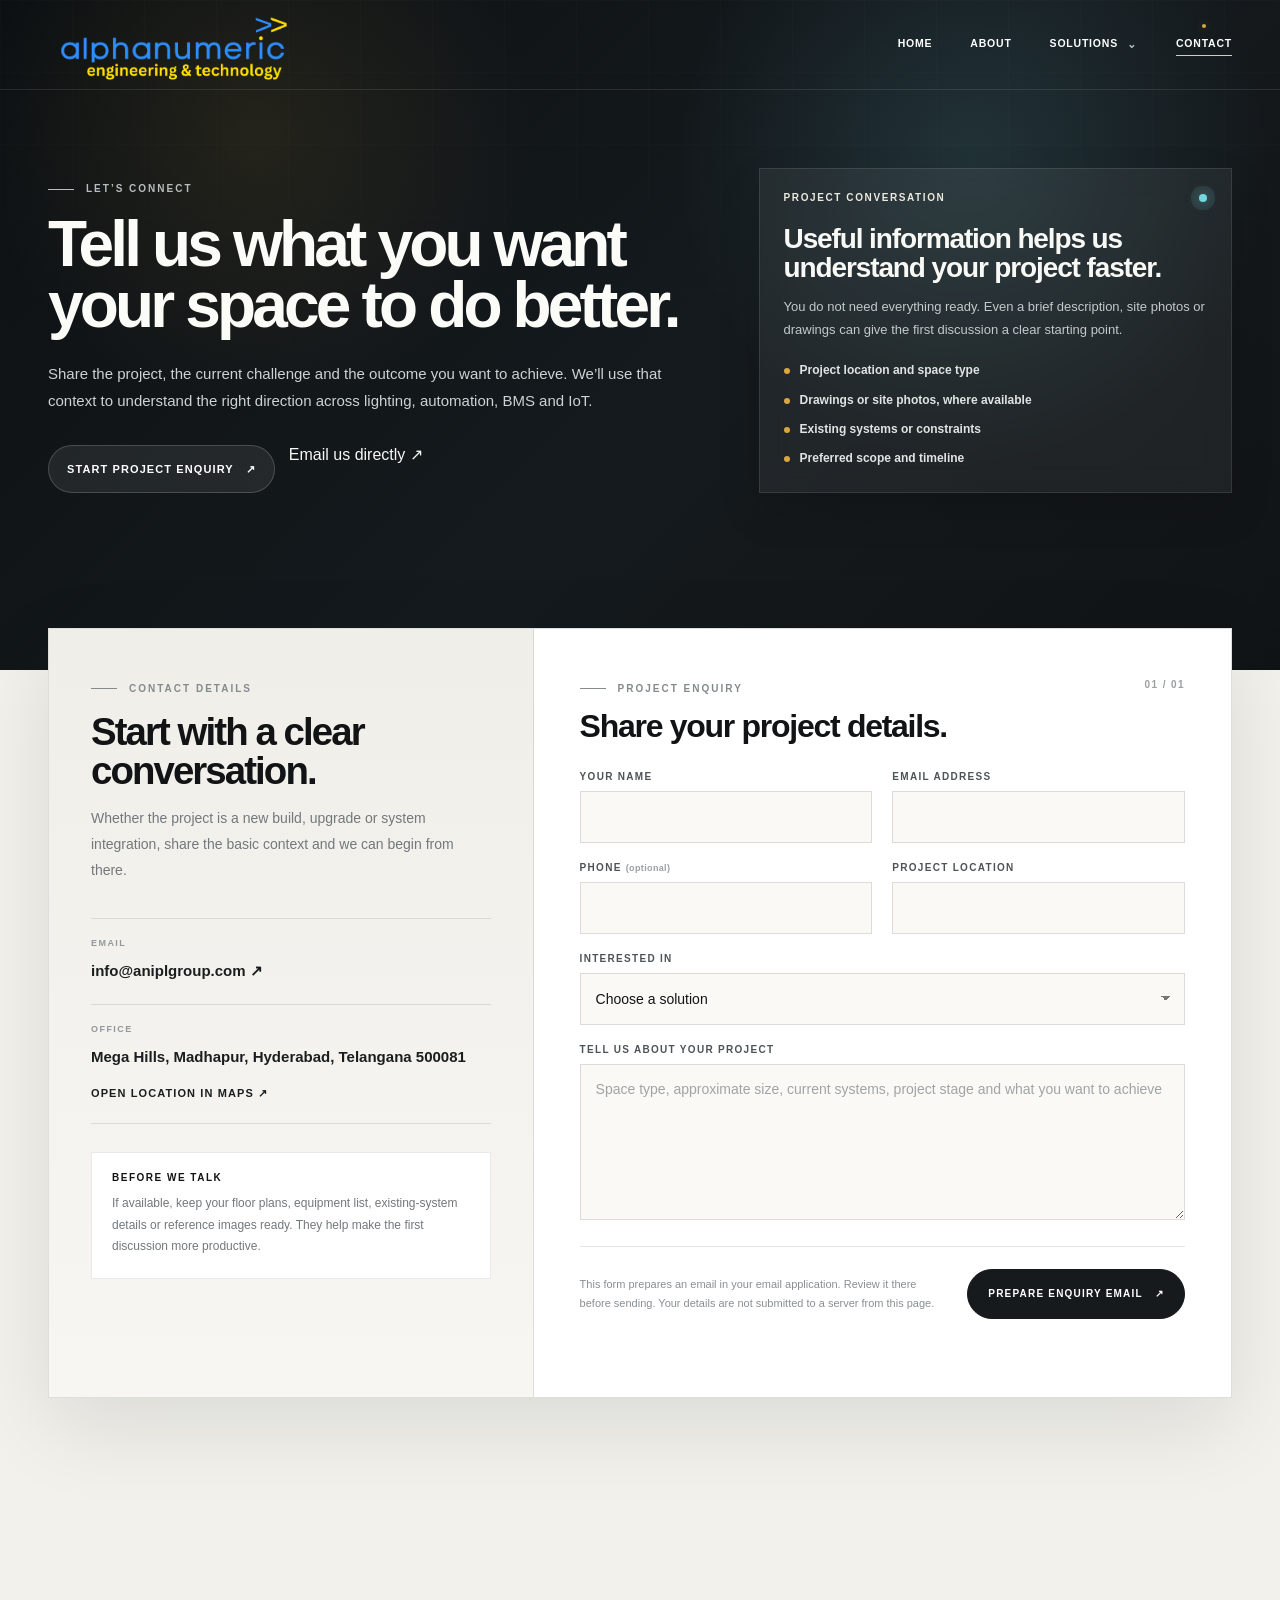
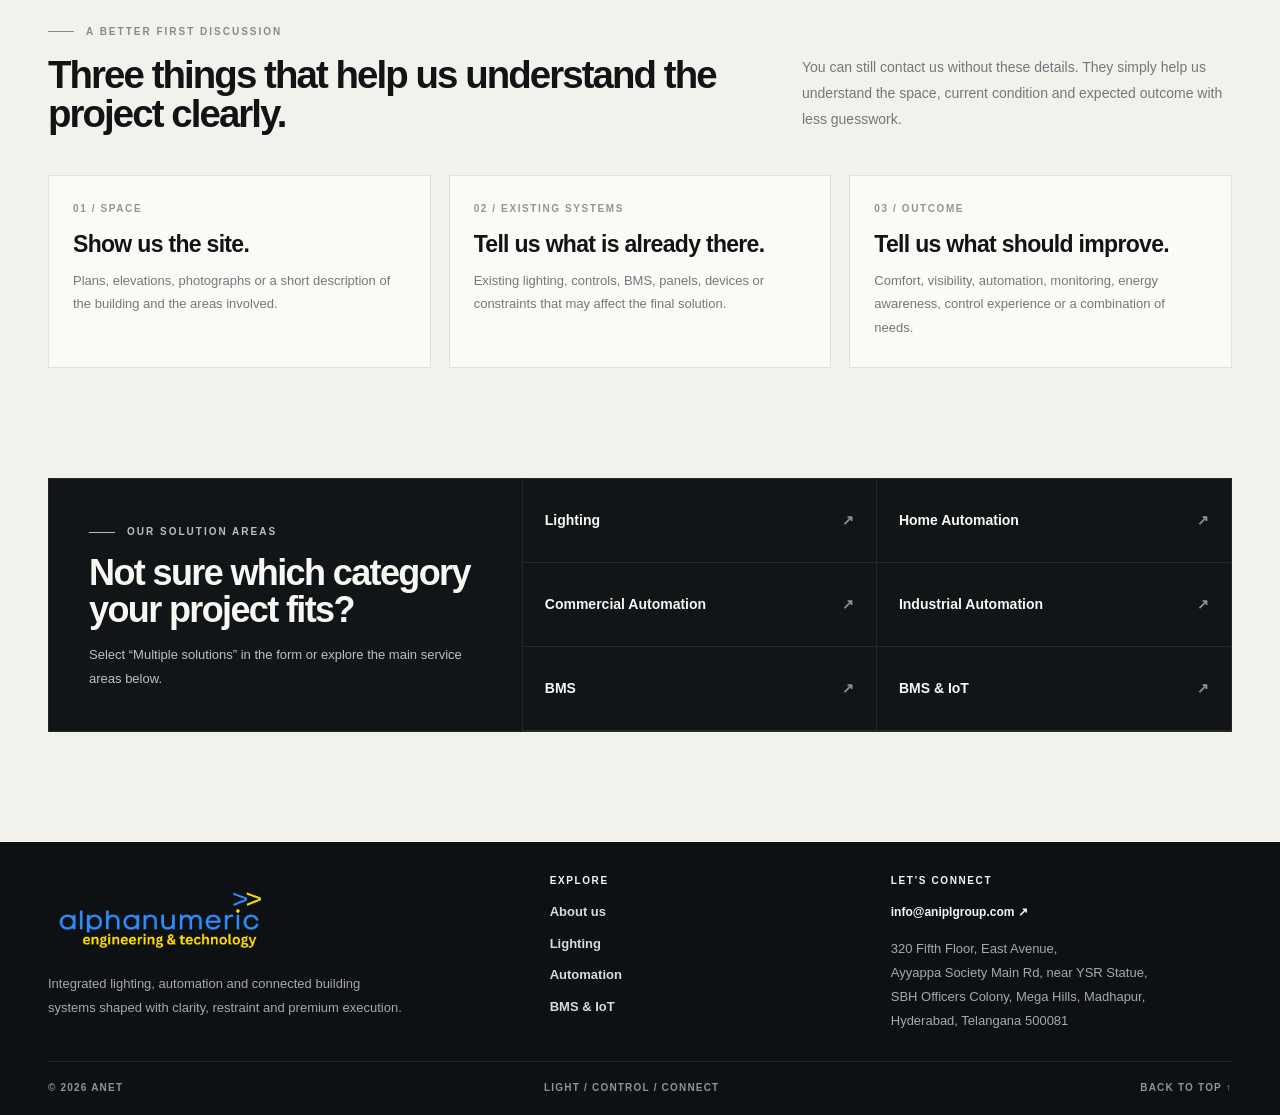
<file: contact.html>
<!DOCTYPE html>
<html lang="en">

<head>
    <meta charset="UTF-8">
    <meta name="viewport" content="width=device-width,initial-scale=1">
    <meta name="description" content="Discuss your lighting, automation or BMS and IoT project with ANET in Hyderabad.">
    <meta name="theme-color" content="#111315">
    <title>Contact | ANET</title>
    <style>
        :root {
            --ink: #111315;
            --paper: #f2f1ec;
            --paper-2: #f8f7f3;
            --white: #fbfbf8;
            --muted: #73787c;
            --line: rgba(17, 19, 21, .11);
            --gold: #d7a840;
            --cyan: #73d7dd;
            --ease: cubic-bezier(.22, 1, .36, 1);
            --shadow: 0 28px 80px rgba(17, 19, 21, .10);
        }

        * {
            box-sizing: border-box
        }

        html {
            scroll-behavior: smooth;
            scroll-padding-top: 90px
        }

        body {
            margin: 0;
            background: var(--paper);
            color: var(--ink);
            font-family: "Manrope", "Inter", "Segoe UI", Arial, sans-serif;
            -webkit-font-smoothing: antialiased;
            overflow-x: hidden
        }

        a {
            color: inherit;
            text-decoration: none
        }

        button,
        input,
        select,
        textarea {
            font: inherit
        }

        button {
            cursor: pointer;
            color: inherit
        }

        img,
        svg {
            display: block;
            max-width: 100%
        }

        ::selection {
            background: var(--gold);
            color: #111
        }

        .wrap {
            width: min(1480px, calc(100% - 96px));
            margin-inline: auto
        }

        .skip {
            position: fixed;
            left: 18px;
            top: -90px;
            z-index: 5000;
            padding: 12px 14px;
            background: #fff;
            color: #111;
            border: 1px solid #ddd
        }

        .skip:focus {
            top: 14px
        }

        .kicker {
            display: inline-flex;
            align-items: center;
            gap: 12px;
            font: 700 10px/1 "Manrope", sans-serif;
            letter-spacing: .20em;
            text-transform: uppercase;
            color: #858a8d
        }

        .kicker::before {
            content: "";
            width: 26px;
            height: 1px;
            background: currentColor
        }

        .reveal {
            transition: opacity .8s var(--ease), transform .95s var(--ease)
        }

        .js-motion .reveal:not(.visible) {
            opacity: 0;
            transform: translateY(24px)
        }

        /* HEADER */
        .header {
            --nav-ink: #11161a;
            --nav-line: rgba(17, 29, 36, .10);
            --nav-glass: rgba(248, 249, 248, .93);
            position: fixed;
            inset: 0 0 auto;
            z-index: 1000;
            height: 90px;
            color: #fff;
            border-bottom: 1px solid rgba(255, 255, 255, .10);
            transition: height .38s var(--ease), color .32s ease, background .32s ease, border-color .32s ease, box-shadow .32s ease
        }

        .header.scrolled,
        .header.menu-open,
        .header.mega-open {
            height: 76px;
            color: var(--nav-ink);
            background: var(--nav-glass);
            border-color: var(--nav-line);
            box-shadow: 0 12px 38px rgba(17, 29, 36, .07);
            backdrop-filter: blur(22px) saturate(145%);
            -webkit-backdrop-filter: blur(22px) saturate(145%)
        }

        .nav {
            position: relative;
            display: flex;
            align-items: center;
            justify-content: space-between;
            height: 100%
        }

        .header .brand {
            display: block;
            flex: 0 0 auto;
            width: 310px;
            max-width: calc(100% - 95px)
        }

        .header .brand-logos {
            position: relative;
            display: block;
            width: 100%;
            height: 92px
        }

        .header .brand-logo {
            position: absolute;
            inset: 0;
            width: 100%;
            height: 100%;
            object-fit: contain;
            object-position: left center;
            transition: opacity .25s ease;
            pointer-events: none
        }

        .header .brand-logo--white {
            opacity: 1
        }

        .header .brand-logo--black {
            opacity: 0
        }

        .header.scrolled .brand-logo--white,
        .header.menu-open .brand-logo--white,
        .header.mega-open .brand-logo--white {
            opacity: 0
        }

        .header.scrolled .brand-logo--black,
        .header.menu-open .brand-logo--black,
        .header.mega-open .brand-logo--black {
            opacity: 1
        }

        .nav-links {
            display: flex;
            align-items: center;
            gap: 38px;
            margin-left: auto
        }

        .nav-links>a,
        .solutions-trigger {
            position: relative;
            display: inline-flex;
            align-items: center;
            gap: 7px;
            min-height: 44px;
            padding: 0;
            border: 0;
            background: none;
            color: inherit;
            font: 600 10.5px/1 "Manrope", Arial, sans-serif;
            letter-spacing: .075em;
            text-transform: uppercase
        }

        .nav-label {
            position: relative;
            display: inline-block;
            padding: 7px 0 9px
        }

        .nav-label::after {
            content: "";
            position: absolute;
            left: 0;
            right: 0;
            bottom: 2px;
            height: 1px;
            background: currentColor;
            transform: scaleX(0);
            transform-origin: right center;
            opacity: .78;
            transition: transform .28s var(--ease)
        }

        .nav-links>a:hover .nav-label::after,
        .nav-links>a.is-active .nav-label::after,
        .solutions-trigger:hover .nav-label::after,
        .solutions-trigger.is-active .nav-label::after,
        .solutions-trigger[aria-expanded="true"] .nav-label::after {
            transform: scaleX(1);
            transform-origin: left center
        }

        .nav-links>a.is-active .nav-label::before,
        .solutions-trigger.is-active .nav-label::before {
            content: "";
            position: absolute;
            left: 50%;
            top: -7px;
            width: 4px;
            height: 4px;
            border-radius: 50%;
            background: var(--gold);
            transform: translateX(-50%);
            box-shadow: 0 0 10px rgba(215, 168, 64, .35)
        }

        .solutions-chevron {
            width: 13px;
            height: 13px;
            display: grid;
            place-items: center;
            transition: transform .3s ease;
            opacity: .72
        }

        .solutions-trigger[aria-expanded="true"] .solutions-chevron {
            transform: rotate(180deg)
        }

        .solutions {
            position: static
        }

        .mega {
            position: absolute;
            top: calc(100% - 1px);
            right: 0;
            width: min(1080px, calc(100vw - 64px));
            color: #11161a;
            background: rgba(249, 250, 249, .99);
            border: 1px solid rgba(17, 29, 36, .10);
            border-radius: 0 0 12px 12px;
            box-shadow: 0 34px 80px rgba(17, 29, 36, .16), 0 8px 24px rgba(17, 29, 36, .06);
            overflow: hidden;
            transform-origin: top right;
            animation: megaIn .26s var(--ease)
        }

        .mega[hidden] {
            display: none !important
        }

        @keyframes megaIn {
            from {
                opacity: 0;
                transform: translateY(-6px) scale(.992)
            }

            to {
                opacity: 1;
                transform: none
            }
        }

        .mega-top {
            display: flex;
            align-items: center;
            justify-content: space-between;
            gap: 30px;
            padding: 18px 22px;
            border-bottom: 1px solid rgba(17, 29, 36, .10);
            background: linear-gradient(90deg, rgba(255, 255, 255, .86), rgba(239, 243, 244, .74))
        }

        .mega-top-left {
            display: flex;
            align-items: center;
            gap: 11px
        }

        .mega-top-left i {
            width: 6px;
            height: 6px;
            border-radius: 50%;
            background: var(--cyan);
            box-shadow: 0 0 10px rgba(106, 220, 225, .45)
        }

        .mega-top strong {
            font: 650 8px/1 "Manrope", Arial, sans-serif;
            letter-spacing: .17em;
            text-transform: uppercase;
            color: #4d585e
        }

        .mega-top span {
            font: 550 8px/1 "Manrope", Arial, sans-serif;
            letter-spacing: .10em;
            color: #8a9195;
            text-transform: uppercase
        }

        .mega-grid {
            display: grid;
            grid-template-columns: .86fr 1fr 1fr 1fr;
            min-height: 345px
        }

        .mega-intro {
            position: relative;
            padding: 30px 26px;
            overflow: hidden;
            background: radial-gradient(circle at 20% 15%, rgba(78, 154, 174, .10), transparent 36%), linear-gradient(160deg, #edf2f3, #f8f9f8 60%);
            border-right: 1px solid rgba(17, 29, 36, .10)
        }

        .mega-intro::after {
            content: "";
            position: absolute;
            width: 170px;
            height: 170px;
            right: -80px;
            bottom: -80px;
            border: 1px solid rgba(67, 130, 145, .10);
            border-radius: 50%;
            box-shadow: 0 0 0 24px rgba(67, 130, 145, .035), 0 0 0 48px rgba(67, 130, 145, .02)
        }

        .mega-kicker {
            display: block;
            margin-bottom: 16px;
            font: 650 7.5px/1 "Manrope", Arial, sans-serif;
            letter-spacing: .17em;
            text-transform: uppercase;
            color: #788187
        }

        .mega-intro h3 {
            margin: 0;
            max-width: 220px;
            font: 500 26px/1.06 "Manrope", Arial, sans-serif;
            letter-spacing: -.045em;
            color: #182025
        }

        .mega-intro p {
            margin: 16px 0 0;
            max-width: 230px;
            font: 400 10.5px/1.75 "Manrope", Arial, sans-serif;
            color: #70797e
        }

        .mega-all {
            position: relative;
            z-index: 2;
            display: inline-flex;
            align-items: center;
            gap: 8px;
            margin-top: 24px;
            color: #202a2f;
            font: 650 8px/1 "Manrope", Arial, sans-serif;
            letter-spacing: .11em;
            text-transform: uppercase
        }

        .mega-all::after {
            content: "↗";
            font-size: 12px;
            transition: transform .25s ease
        }

        .mega-all:hover::after {
            transform: translate(2px, -2px)
        }

        .mega-column {
            padding: 28px 24px 24px;
            border-right: 1px solid rgba(17, 29, 36, .10);
            background: rgba(255, 255, 255, .72)
        }

        .mega-column:last-child {
            border-right: 0
        }

        .mega-column-head {
            display: flex;
            align-items: flex-start;
            gap: 11px;
            padding-bottom: 17px;
            margin-bottom: 8px;
            border-bottom: 1px solid rgba(17, 29, 36, .10)
        }

        .mega-number {
            padding-top: 4px;
            font: 650 7px/1 "Manrope", Arial, sans-serif;
            letter-spacing: .12em;
            color: #9a9fa2
        }

        .mega-column-head h4 {
            margin: 0;
            font: 550 18px/1.1 "Manrope", Arial, sans-serif;
            letter-spacing: -.035em;
            color: #1d2529
        }

        .mega-column-head small {
            display: block;
            margin-top: 5px;
            font: 500 7.5px/1.35 "Manrope", Arial, sans-serif;
            letter-spacing: .04em;
            color: #93999d
        }

        .mega-column nav {
            display: grid;
            gap: 2px
        }

        .mega-link {
            position: relative;
            display: grid;
            grid-template-columns: 1fr auto;
            gap: 12px;
            align-items: center;
            min-height: 42px;
            padding: 9px 2px 9px 0;
            color: #626b70;
            border-bottom: 1px solid rgba(17, 29, 36, .055);
            transition: color .22s ease, padding-left .22s ease
        }

        .mega-link:last-child {
            border-bottom: 0
        }

        .mega-link span:first-child {
            font: 520 10.5px/1.3 "Manrope", Arial, sans-serif
        }

        .mega-link .mega-arrow {
            width: 19px;
            height: 19px;
            display: grid;
            place-items: center;
            border: 1px solid rgba(17, 29, 36, .08);
            border-radius: 50%;
            font-size: 9px;
            color: #8b9296;
            opacity: .65;
            transition: transform .22s ease, opacity .22s ease, border-color .22s ease
        }

        .mega-link:hover,
        .mega-link:focus-visible {
            color: #151c20;
            padding-left: 5px
        }

        .mega-link:hover .mega-arrow,
        .mega-link:focus-visible .mega-arrow {
            opacity: 1;
            transform: translate(2px, -2px);
            border-color: rgba(17, 29, 36, .18)
        }

        .menu-toggle {
            display: none;
            align-items: center;
            justify-content: center;
            gap: 8px;
            min-width: 74px;
            height: 38px;
            padding: 0 12px;
            border: 1px solid rgba(150, 150, 150, .42);
            border-radius: 999px;
            background: transparent;
            color: inherit;
            font: 650 9px/1 "Manrope", Arial, sans-serif;
            letter-spacing: .10em;
            text-transform: uppercase
        }

        .menu-toggle i {
            position: relative;
            width: 12px;
            height: 8px
        }

        .menu-toggle i::before,
        .menu-toggle i::after {
            content: "";
            position: absolute;
            left: 0;
            width: 12px;
            height: 1px;
            background: currentColor;
            transition: transform .25s ease, top .25s ease
        }

        .menu-toggle i::before {
            top: 1px
        }

        .menu-toggle i::after {
            top: 7px
        }

        .menu-open .menu-toggle i::before {
            top: 4px;
            transform: rotate(45deg)
        }

        .menu-open .menu-toggle i::after {
            top: 4px;
            transform: rotate(-45deg)
        }

        /* HERO */
        .hero {
            position: relative;
            min-height: 670px;
            padding: 168px 0 86px;
            color: #f8f8f5;
            background: radial-gradient(circle at 76% 24%, rgba(115, 215, 221, .13), transparent 27%), radial-gradient(circle at 20% 20%, rgba(215, 168, 64, .10), transparent 24%), linear-gradient(135deg, #0c1012, #151a1e 55%, #111416);
            overflow: hidden;
            isolation: isolate
        }

        .hero::before {
            content: "";
            position: absolute;
            inset: 0;
            background-image: linear-gradient(rgba(255, 255, 255, .026) 1px, transparent 1px), linear-gradient(90deg, rgba(255, 255, 255, .026) 1px, transparent 1px);
            background-size: 72px 72px;
            mask-image: linear-gradient(to bottom, rgba(0, 0, 0, .55), transparent 88%);
            z-index: -1
        }

        .hero-grid {
            display: grid;
            grid-template-columns: minmax(0, 1.15fr) minmax(320px, .85fr);
            gap: 70px;
            align-items: end
        }

        .hero .kicker {
            color: #b7bdc0
        }

        .hero h1 {
            margin: 20px 0 0;
            max-width: 760px;
            font: 600 clamp(42px, 5vw, 74px)/.95 "Manrope", sans-serif;
            letter-spacing: -.06em;
            color: #fbfbf7
        }

        .hero p {
            margin: 24px 0 0;
            max-width: 620px;
            font: 500 15px/1.85 "Manrope", sans-serif;
            color: #cdd2d4
        }

        .hero-actions {
            display: flex;
            flex-wrap: wrap;
            gap: 14px;
            margin-top: 30px
        }

        .pill {
            display: inline-flex;
            align-items: center;
            gap: 12px;
            min-height: 48px;
            padding: 0 18px;
            border-radius: 999px;
            border: 1px solid rgba(255, 255, 255, .18);
            background: rgba(255, 255, 255, .08);
            backdrop-filter: blur(12px);
            color: #fff;
            font: 700 11px/1 "Manrope", sans-serif;
            letter-spacing: .10em;
            text-transform: uppercase;
            transition: transform .28s var(--ease), background .28s ease, border-color .28s ease
        }

        .pill:hover {
            transform: translateY(-2px);
            background: rgba(255, 255, 255, .12);
            border-color: rgba(255, 255, 255, .28)
        }

        .hero-note {
            padding: 24px;
            border: 1px solid rgba(255, 255, 255, .10);
            background: rgba(255, 255, 255, .06);
            backdrop-filter: blur(14px);
            box-shadow: 0 18px 40px rgba(0, 0, 0, .14)
        }

        .hero-note-top {
            display: flex;
            justify-content: space-between;
            align-items: center;
            gap: 16px
        }

        .hero-note-top b {
            font: 700 10px/1 "Manrope", sans-serif;
            letter-spacing: .16em;
            text-transform: uppercase;
            color: #ece9df
        }

        .pulse {
            width: 8px;
            height: 8px;
            border-radius: 50%;
            background: var(--cyan);
            box-shadow: 0 0 0 8px rgba(115, 215, 221, .10), 0 0 12px rgba(115, 215, 221, .5)
        }

        .hero-note h3 {
            margin: 22px 0 0;
            font: 600 28px/1.03 "Manrope", sans-serif;
            letter-spacing: -.04em
        }

        .hero-note p {
            margin: 12px 0 0;
            font-size: 13px;
            line-height: 1.8;
            color: #c4c9cc
        }

        .mini-list {
            display: grid;
            gap: 10px;
            margin-top: 20px
        }

        .mini-list span {
            display: flex;
            gap: 10px;
            align-items: flex-start;
            font: 600 12px/1.6 "Manrope", sans-serif;
            color: #e1e4e5
        }

        .mini-list i {
            display: block;
            flex: 0 0 6px;
            width: 6px;
            height: 6px;
            border-radius: 50%;
            background: var(--gold);
            margin-top: 7px
        }

        /* CONTACT */
        .contact-section {
            position: relative;
            padding: 0 0 110px;
            margin-top: -42px;
            z-index: 4
        }

        .contact-shell {
            display: grid;
            grid-template-columns: .82fr 1.18fr;
            background: var(--paper-2);
            border: 1px solid var(--line);
            box-shadow: var(--shadow)
        }

        .contact-info {
            padding: 46px 42px;
            border-right: 1px solid var(--line);
            background: linear-gradient(180deg, #efeee9, #f7f6f2)
        }

        .contact-info h2 {
            margin: 18px 0 0;
            font: 600 clamp(30px, 3vw, 48px)/1.02 "Manrope", sans-serif;
            letter-spacing: -.05em
        }

        .contact-info>p {
            margin: 16px 0 0;
            max-width: 440px;
            font: 500 14px/1.85 "Manrope", sans-serif;
            color: var(--muted)
        }

        .info-stack {
            display: grid;
            gap: 0;
            margin-top: 34px;
            border-top: 1px solid var(--line)
        }

        .info-row {
            padding: 20px 0;
            border-bottom: 1px solid var(--line)
        }

        .info-row small {
            display: block;
            font: 700 9px/1 "Manrope", sans-serif;
            letter-spacing: .16em;
            text-transform: uppercase;
            color: #93989c
        }

        .info-row a,
        .info-row address {
            display: block;
            margin-top: 10px;
            font: 600 15px/1.75 "Manrope", sans-serif;
            font-style: normal;
            color: #1b1e20
        }

        .info-row a:hover {
            opacity: .72
        }

        .map-link {
            display: inline-flex !important;
            align-items: center;
            gap: 9px;
            margin-top: 14px !important;
            font-size: 11px !important;
            letter-spacing: .10em !important;
            text-transform: uppercase !important
        }

        .project-note {
            margin-top: 28px;
            padding: 20px;
            border: 1px solid rgba(17, 19, 21, .09);
            background: #fff
        }

        .project-note b {
            display: block;
            font: 700 10px/1 "Manrope", sans-serif;
            letter-spacing: .15em;
            text-transform: uppercase
        }

        .project-note p {
            margin: 10px 0 0;
            font: 500 12px/1.8 "Manrope", sans-serif;
            color: var(--muted)
        }

        .form-panel {
            padding: 46px 46px 42px;
            background: #fff
        }

        .form-head {
            display: flex;
            justify-content: space-between;
            align-items: flex-start;
            gap: 28px;
            margin-bottom: 30px
        }

        .form-head h3 {
            margin: 16px 0 0;
            font: 600 32px/1.02 "Manrope", sans-serif;
            letter-spacing: -.04em
        }

        .form-count {
            font: 700 10px/1 "Manrope", sans-serif;
            letter-spacing: .14em;
            text-transform: uppercase;
            color: #9a9fa2;
            padding-top: 5px
        }

        .form-grid {
            display: grid;
            grid-template-columns: repeat(2, minmax(0, 1fr));
            gap: 20px
        }

        .field {
            display: grid;
            gap: 9px
        }

        .field.full {
            grid-column: 1/-1
        }

        .field label {
            font: 700 10px/1 "Manrope", sans-serif;
            letter-spacing: .13em;
            text-transform: uppercase;
            color: #4d5357
        }

        .field label small {
            font: 600 9px/1 "Manrope", sans-serif;
            letter-spacing: .04em;
            text-transform: none;
            color: #9b9fa2
        }

        .field input,
        .field select,
        .field textarea {
            width: 100%;
            border: 1px solid rgba(17, 19, 21, .13);
            background: #faf9f6;
            color: #111315;
            outline: none;
            border-radius: 0;
            padding: 14px 15px;
            font: 500 14px/1.5 "Manrope", sans-serif;
            transition: border-color .22s ease, box-shadow .22s ease, background .22s ease
        }

        .field input,
        .field select {
            height: 52px
        }

        .field textarea {
            min-height: 150px;
            resize: vertical
        }

        .field input:focus,
        .field select:focus,
        .field textarea:focus {
            border-color: rgba(17, 19, 21, .34);
            box-shadow: 0 0 0 3px rgba(17, 19, 21, .035);
            background: #fff
        }

        .field textarea::placeholder {
            color: #a0a4a6
        }

        .field select {
            appearance: none;
            background-image: linear-gradient(45deg, transparent 50%, #777 50%), linear-gradient(135deg, #777 50%, transparent 50%);
            background-position: calc(100% - 18px) 22px, calc(100% - 13px) 22px;
            background-size: 5px 5px, 5px 5px;
            background-repeat: no-repeat;
            padding-right: 42px
        }

        .form-footer {
            display: flex;
            justify-content: space-between;
            gap: 24px;
            align-items: center;
            margin-top: 26px;
            padding-top: 22px;
            border-top: 1px solid var(--line)
        }

        .form-footer p {
            margin: 0;
            max-width: 520px;
            font: 500 11px/1.7 "Manrope", sans-serif;
            color: #8a8f93
        }

        .submit {
            display: inline-flex;
            align-items: center;
            gap: 12px;
            min-height: 50px;
            padding: 0 20px;
            border: 1px solid #171a1d;
            background: #171a1d;
            color: #fff;
            border-radius: 999px;
            font: 700 10px/1 "Manrope", sans-serif;
            letter-spacing: .12em;
            text-transform: uppercase;
            white-space: nowrap;
            transition: transform .25s var(--ease), background .25s ease
        }

        .submit:hover {
            transform: translateY(-2px);
            background: #24282b
        }

        .status {
            min-height: 20px;
            margin: 16px 0 0;
            font: 600 12px/1.6 "Manrope", sans-serif;
            color: #5d6266
        }

        .fallback {
            margin-top: 18px;
            padding: 18px;
            border: 1px solid var(--line);
            background: #faf9f6
        }

        .fallback p {
            margin: 0 0 12px;
            font: 500 12px/1.75 "Manrope", sans-serif;
            color: var(--muted)
        }

        .fallback textarea {
            width: 100%;
            min-height: 150px;
            padding: 14px;
            border: 1px solid var(--line);
            background: #fff;
            resize: vertical
        }

        .copy-btn {
            margin-top: 12px;
            min-height: 40px;
            padding: 0 14px;
            border: 1px solid #171a1d;
            background: #fff;
            font: 700 9px/1 "Manrope", sans-serif;
            letter-spacing: .12em;
            text-transform: uppercase
        }

        /* SUPPORTING CONTENT */
        .support {
            padding: 110px 0
        }

        .support-head {
            display: grid;
            grid-template-columns: minmax(0, 1fr) minmax(280px, 430px);
            gap: 34px;
            align-items: end;
            margin-bottom: 42px
        }

        .support-head h2 {
            margin: 18px 0 0;
            font: 600 clamp(30px, 3vw, 48px)/1.02 "Manrope", sans-serif;
            letter-spacing: -.05em
        }

        .support-head p {
            margin: 0;
            font: 500 14px/1.85 "Manrope", sans-serif;
            color: var(--muted)
        }

        .support-grid {
            display: grid;
            grid-template-columns: repeat(3, minmax(0, 1fr));
            gap: 18px
        }

        .support-card {
            padding: 28px 24px;
            border: 1px solid var(--line);
            background: #fbfaf6
        }

        .support-card span {
            display: block;
            font: 700 10px/1 "Manrope", sans-serif;
            letter-spacing: .16em;
            text-transform: uppercase;
            color: #909599
        }

        .support-card h3 {
            margin: 18px 0 0;
            font: 600 23px/1.08 "Manrope", sans-serif;
            letter-spacing: -.03em
        }

        .support-card p {
            margin: 12px 0 0;
            font: 500 13px/1.8 "Manrope", sans-serif;
            color: var(--muted)
        }

        .service-strip {
            padding: 0 0 110px
        }

        .service-shell {
            display: grid;
            grid-template-columns: .8fr 1.2fr;
            background: #121518;
            color: #f7f7f3;
            border: 1px solid rgba(255, 255, 255, .08)
        }

        .service-copy {
            padding: 40px
        }

        .service-copy .kicker {
            color: #b9bfc1
        }

        .service-copy h2 {
            margin: 18px 0 0;
            font: 600 36px/1.02 "Manrope", sans-serif;
            letter-spacing: -.045em
        }

        .service-copy p {
            margin: 14px 0 0;
            font: 500 13px/1.85 "Manrope", sans-serif;
            color: #b9c0c3
        }

        .service-list {
            display: grid;
            grid-template-columns: repeat(2, minmax(0, 1fr));
            border-left: 1px solid rgba(255, 255, 255, .08)
        }

        .service-list a {
            display: flex;
            justify-content: space-between;
            align-items: center;
            gap: 18px;
            min-height: 84px;
            padding: 0 22px;
            border-right: 1px solid rgba(255, 255, 255, .08);
            border-bottom: 1px solid rgba(255, 255, 255, .08);
            font: 600 14px/1.4 "Manrope", sans-serif
        }

        .service-list a:nth-child(2n) {
            border-right: 0
        }

        .service-list a:hover {
            background: rgba(255, 255, 255, .04)
        }

        .service-list span {
            opacity: .55
        }

        /* FOOTER */
        .footer {
            background: #0e1113;
            color: #d8dcde;
            padding: 34px 0 0
        }

        .footer-grid {
            display: grid;
            grid-template-columns: 1.15fr .75fr .85fr;
            gap: 40px;
            padding: 0 0 28px;
            border-bottom: 1px solid rgba(255, 255, 255, .08)
        }

        .footer .brand {
            display: block;
            width: 280px;
            max-width: 100%
        }

        .footer .brand-logos {
            position: relative;
            display: block;
            width: 100%;
            height: 82px
        }

        .footer .brand-logo {
            position: absolute;
            inset: 0;
            width: 100%;
            height: 100%;
            object-fit: contain;
            object-position: left center
        }

        .footer p {
            margin: 14px 0 0;
            max-width: 360px;
            font: 500 13px/1.85 "Manrope", sans-serif;
            color: #a3a9ad
        }

        .footer h3 {
            margin: 0 0 16px;
            font: 700 10px/1 "Manrope", sans-serif;
            letter-spacing: .16em;
            text-transform: uppercase;
            color: #f6f6f2
        }

        .footer-links {
            display: grid;
            gap: 12px
        }

        .footer-links a {
            font: 600 13px/1.5 "Manrope", sans-serif;
            color: #d7dbdd
        }

        .footer-mail {
            display: inline-flex;
            align-items: center;
            gap: 8px;
            font: 700 12px/1.4 "Manrope", sans-serif;
            color: #f5f5f1
        }

        .footer address {
            margin: 16px 0 0;
            font: 500 13px/1.85 "Manrope", sans-serif;
            color: #a3a9ad;
            font-style: normal
        }

        .footer-bottom {
            display: flex;
            justify-content: space-between;
            gap: 20px;
            align-items: center;
            padding: 18px 0 20px;
            font: 600 10px/1.5 "Manrope", sans-serif;
            letter-spacing: .12em;
            text-transform: uppercase;
            color: #8d9499
        }

        @media(max-width:1100px) {
            .wrap {
                width: calc(100% - 64px)
            }

            .header .brand {
                width: 270px
            }

            .nav-links {
                gap: 27px
            }

            .mega {
                width: min(960px, calc(100vw - 48px))
            }

            .mega-grid {
                grid-template-columns: .74fr 1fr 1fr 1fr
            }

            .mega-intro {
                padding: 26px 20px
            }

            .mega-column {
                padding: 25px 18px 22px
            }

            .hero-grid,
            .contact-shell,
            .support-head,
            .service-shell {
                grid-template-columns: 1fr
            }

            .contact-info {
                border-right: 0;
                border-bottom: 1px solid var(--line)
            }

            .service-list {
                border-left: 0;
                border-top: 1px solid rgba(255, 255, 255, .08)
            }

            .footer-grid {
                grid-template-columns: 1fr 1fr
            }
        }

        @media(max-width:760px) {
            html {
                scroll-padding-top: 76px
            }

            .wrap {
                width: calc(100% - 36px)
            }

            .header {
                height: 74px
            }

            .header.scrolled,
            .header.menu-open,
            .header.mega-open {
                height: 68px
            }

            .header .brand {
                width: 235px
            }

            .header .brand-logos {
                height: 62px
            }

            .menu-toggle {
                display: inline-flex
            }

            .nav-links {
                display: none;
                position: absolute;
                left: -17px;
                right: -17px;
                top: 100%;
                max-height: calc(100svh - 68px);
                overflow: auto;
                margin: 0;
                padding: 13px 17px 22px;
                background: rgba(248, 249, 248, .985);
                color: #11161a;
                border-top: 1px solid rgba(17, 29, 36, .10);
                box-shadow: 0 30px 60px rgba(17, 29, 36, .14);
                backdrop-filter: blur(22px);
                -webkit-backdrop-filter: blur(22px)
            }

            .menu-open .nav-links {
                display: flex;
                flex-direction: column;
                align-items: stretch;
                gap: 0
            }

            .nav-links>a,
            .solutions-trigger {
                width: 100%;
                min-height: 54px;
                justify-content: space-between;
                text-align: left;
                border-bottom: 1px solid rgba(17, 29, 36, .09) !important;
                font-size: 11px
            }

            .nav-links>a .nav-label,
            .solutions-trigger .nav-label {
                padding: 0
            }

            .nav-label::after,
            .nav-links>a.is-active .nav-label::before,
            .solutions-trigger.is-active .nav-label::before {
                display: none
            }

            .nav-links>a.is-active .nav-label,
            .solutions-trigger.is-active .nav-label {
                font-weight: 700
            }

            .solutions {
                position: static
            }

            .mega {
                position: static;
                width: 100%;
                margin: 0;
                border: 0;
                border-bottom: 1px solid rgba(17, 29, 36, .10);
                border-radius: 0;
                box-shadow: none;
                background: #f1f4f4;
                animation: none
            }

            .mega-top {
                display: none
            }

            .mega-grid {
                display: block;
                min-height: 0
            }

            .mega-intro {
                padding: 20px 16px;
                border-right: 0;
                border-bottom: 1px solid rgba(17, 29, 36, .10)
            }

            .mega-intro h3 {
                font-size: 21px
            }

            .mega-intro p {
                font-size: 9.5px;
                max-width: 100%
            }

            .mega-all {
                margin-top: 15px
            }

            .mega-column {
                padding: 20px 16px;
                border-right: 0;
                border-bottom: 1px solid rgba(17, 29, 36, .10)
            }

            .mega-column:last-child {
                border-bottom: 0
            }

            .mega-column-head {
                margin-bottom: 4px;
                padding-bottom: 12px
            }

            .mega-column-head h4 {
                font-size: 16px
            }

            .mega-link {
                min-height: 40px
            }

            .hero {
                min-height: auto;
                padding: 120px 0 94px
            }

            .hero h1 {
                font-size: 39px
            }

            .contact-section {
                margin-top: -26px;
                padding-bottom: 82px
            }

            .contact-info,
            .form-panel {
                padding: 30px 22px
            }

            .form-grid,
            .support-grid,
            .service-list,
            .footer-grid {
                grid-template-columns: 1fr
            }

            .form-footer {
                align-items: flex-start;
                flex-direction: column
            }

            .submit {
                width: 100%;
                justify-content: center
            }

            .support {
                padding: 82px 0
            }

            .service-strip {
                padding-bottom: 82px
            }

            .service-list a {
                border-right: 0 !important
            }

            .footer-bottom {
                flex-direction: column;
                align-items: flex-start
            }
        }

        @media(prefers-reduced-motion:reduce) {
            html {
                scroll-behavior: auto
            }

            *,
            *::before,
            *::after {
                animation: none !important;
                transition: none !important
            }

            .js-motion .reveal:not(.visible) {
                opacity: 1;
                transform: none
            }
        }
    </style>
</head>

<body id="top">
    <a class="skip" href="#main">Skip to content</a>
    <header class="header" id="header">
        <nav class="nav wrap" aria-label="Main navigation">
            <a class="brand" href="index.html" aria-label="ANET home">
                <span class="brand-logos" aria-hidden="true">
                    <img class="brand-logo brand-logo--white" src="assets/logo-black.png" alt="" loading="eager"
                        decoding="sync" fetchpriority="high">
                    <img class="brand-logo brand-logo--black" src="assets/logo-black.png" alt="" loading="eager"
                        decoding="sync">
                </span>
            </a>
            <button class="menu-toggle" id="menuToggle" type="button" aria-controls="navLinks"
                aria-expanded="false"><span id="menuToggleText">Menu</span><i aria-hidden="true"></i></button>
            <div class="nav-links" id="navLinks">
                <a href="index.html"><span class="nav-label">Home</span></a>
                <a href="about.html"><span class="nav-label">About</span></a>
                <div class="solutions" id="solutionsRoot">
                    <button class="solutions-trigger" id="solutionsTrigger" type="button" aria-controls="solutionsMenu"
                        aria-expanded="false"><span class="nav-label">Solutions</span><span class="solutions-chevron"
                            aria-hidden="true">⌄</span></button>
                    <div class="mega" id="solutionsMenu" hidden>
                        <div class="mega-top">
                            <div class="mega-top-left"><i aria-hidden="true"></i><strong>Integrated Solutions</strong>
                            </div><span>Lighting · Automation · BMS &amp; IoT</span>
                        </div>
                        <div class="mega-grid">
                            <div class="mega-intro"><span class="mega-kicker">Connected environments</span>
                                <h3>One portfolio. Multiple intelligent layers.</h3>
                                <p>Professional lighting, connected automation and building intelligence — planned as
                                    complete, scalable systems.</p><a class="mega-all"
                                    href="index.html#solutions">Explore solutions</a>
                            </div>
                            <div class="mega-column">
                                <div class="mega-column-head"><span class="mega-number">01</span>
                                    <div>
                                        <h4>Lighting</h4><small>Professional illumination</small>
                                    </div>
                                </div>
                                <nav aria-label="Lighting solutions"><a class="mega-link"
                                        href="residential-lighting.html"><span>Residential Lighting</span><span
                                            class="mega-arrow">↗</span></a><a class="mega-link"
                                        href="commercial-lighting.html"><span>Commercial Lighting</span><span
                                            class="mega-arrow">↗</span></a><a class="mega-link"
                                        href="industrial-lighting.html"><span>Industrial Lighting</span><span
                                            class="mega-arrow">↗</span></a><a class="mega-link"
                                        href="facade-lighting.html"><span>Façade Lighting</span><span
                                            class="mega-arrow">↗</span></a><a class="mega-link"
                                        href="landscape-lighting.html"><span>Landscape Lighting</span><span
                                            class="mega-arrow">↗</span></a></nav>
                            </div>
                            <div class="mega-column">
                                <div class="mega-column-head"><span class="mega-number">02</span>
                                    <div>
                                        <h4>Automation</h4><small>Connected control systems</small>
                                    </div>
                                </div>
                                <nav aria-label="Automation solutions"><a class="mega-link"
                                        href="home-automation.html"><span>Home Automation</span><span
                                            class="mega-arrow">↗</span></a><a class="mega-link"
                                        href="commercial-automation.html"><span>Commercial Automation</span><span
                                            class="mega-arrow">↗</span></a><a class="mega-link"
                                        href="industrial-automation.html"><span>Industrial Automation</span><span
                                            class="mega-arrow">↗</span></a></nav>
                            </div>
                            <div class="mega-column">
                                <div class="mega-column-head"><span class="mega-number">03</span>
                                    <div>
                                        <h4>BMS &amp; IoT</h4><small>Building intelligence</small>
                                    </div>
                                </div>
                                <nav aria-label="BMS and IoT solutions"><a class="mega-link"
                                        href="bms.html"><span>BMS</span><span class="mega-arrow">↗</span></a><a
                                        class="mega-link" href="bms-with-iot.html"><span>BMS with IoT</span><span
                                            class="mega-arrow">↗</span></a><a class="mega-link"
                                        href="bms-and-iot.html"><span>BMS &amp; IoT</span><span
                                            class="mega-arrow">↗</span></a></nav>
                            </div>
                        </div>
                    </div>
                </div>
                <a class="is-active" aria-current="page" href="contact.html"><span class="nav-label">Contact</span></a>
            </div>
        </nav>
    </header>

    <main id="main">
        <section class="hero">
            <div class="wrap hero-grid">
                <div class="reveal">
                    <span class="kicker">Let’s connect</span>
                    <h1>Tell us what you want your space to do better.</h1>
                    <p>Share the project, the current challenge and the outcome you want to achieve. We’ll use that
                        context to understand the right direction across lighting, automation, BMS and IoT.</p>
                    <div class="hero-actions">
                        <a class="pill" href="#enquiry">Start project enquiry <span>↗</span></a>
                        <a class="text-link" href="mailto:info@aniplgroup.com">Email us directly ↗</a>
                    </div>
                </div>
                <aside class="hero-note reveal">
                    <div class="hero-note-top"><b>Project conversation</b><i class="pulse"></i></div>
                    <h3>Useful information helps us understand your project faster.</h3>
                    <p>You do not need everything ready. Even a brief description, site photos or drawings can give the
                        first discussion a clear starting point.</p>
                    <div class="mini-list">
                        <span><i></i>Project location and space type</span>
                        <span><i></i>Drawings or site photos, where available</span>
                        <span><i></i>Existing systems or constraints</span>
                        <span><i></i>Preferred scope and timeline</span>
                    </div>
                </aside>
            </div>
        </section>

        <section class="contact-section" id="enquiry">
            <div class="wrap contact-shell reveal">
                <aside class="contact-info">
                    <span class="kicker">Contact details</span>
                    <h2>Start with a clear conversation.</h2>
                    <p>Whether the project is a new build, upgrade or system integration, share the basic context and we
                        can begin from there.</p>

                    <div class="info-stack">
                        <div class="info-row">
                            <small>Email</small>
                            <a href="mailto:info@aniplgroup.com">info@aniplgroup.com ↗</a>
                        </div>
                        <div class="info-row">
                            <small>Office</small>
                            <address>Mega Hills, Madhapur,
                            Hyderabad, Telangana 500081</address>
                            <a class="map-link"
                                href="https://www.google.com/maps/search/?api=1&amp;query=320+East+Avenue+Ayyappa+Society+Madhapur+Hyderabad+500081"
                                target="_blank" rel="noopener noreferrer">Open location in Maps ↗</a>
                        </div>
                    </div>

                    <div class="project-note">
                        <b>Before we talk</b>
                        <p>If available, keep your floor plans, equipment list, existing-system details or reference
                            images ready. They help make the first discussion more productive.</p>
                    </div>
                </aside>

                <section class="form-panel">
                    <div class="form-head">
                        <div>
                            <span class="kicker">Project enquiry</span>
                            <h3>Share your project details.</h3>
                        </div>
                        <span class="form-count">01 / 01</span>
                    </div>

                    <form id="enquiryForm" novalidate>
                        <div class="form-grid">
                            <div class="field"><label for="name">Your name</label><input id="name" required name="name"
                                    autocomplete="name" maxlength="120"></div>
                            <div class="field"><label for="email">Email address</label><input id="email" required
                                    type="email" name="email" autocomplete="email" maxlength="200"></div>
                            <div class="field"><label for="phone">Phone <small>(optional)</small></label><input
                                    id="phone" type="tel" name="phone" autocomplete="tel" maxlength="40"></div>
                            <div class="field"><label for="location">Project location</label><input id="location"
                                    required name="location" autocomplete="address-level2" maxlength="200"></div>
                            <div class="field full">
                                <label for="service">Interested in</label>
                                <select id="service" name="service" required>
                                    <option value="">Choose a solution</option>
                                    <option value="residential-lighting">Residential Lighting</option>
                                    <option value="commercial-lighting">Commercial Lighting</option>
                                    <option value="industrial-lighting">Industrial Lighting</option>
                                    <option value="facade-lighting">Façade Lighting</option>
                                    <option value="landscape-lighting">Landscape Lighting</option>
                                    <option value="home-automation">Home Automation</option>
                                    <option value="commercial-automation">Commercial Automation</option>
                                    <option value="industrial-automation">Industrial Automation</option>
                                    <option value="bms">Building Management System</option>
                                    <option value="bms-with-iot">BMS with IoT</option>
                                    <option value="bms-and-iot">BMS &amp; IoT</option>
                                    <option value="multiple">Multiple solutions</option>
                                </select>
                            </div>
                            <div class="field full"><label for="message">Tell us about your project</label><textarea
                                    id="message" name="message" rows="6" required maxlength="4000"
                                    placeholder="Space type, approximate size, current systems, project stage and what you want to achieve"></textarea>
                            </div>
                        </div>

                        <div class="form-footer">
                            <p>This form prepares an email in your email application. Review it there before sending.
                                Your details are not submitted to a server from this page.</p>
                            <button class="submit" type="submit">Prepare enquiry email <span>↗</span></button>
                        </div>
                        <p class="status" id="formStatus" role="status" aria-live="polite"></p>
                        <div class="fallback" id="emailFallback" hidden>
                            <p>If your email application did not open, copy the prepared enquiry below and send it to
                                info@aniplgroup.com.</p>
                            <textarea id="emailDraft" rows="7" readonly aria-label="Prepared enquiry"></textarea>
                            <button type="button" class="copy-btn" id="copyEnquiry">Copy enquiry</button>
                        </div>
                    </form>
                </section>
            </div>
        </section>

        <section class="support">
            <div class="wrap">
                <div class="support-head reveal">
                    <div>
                        <span class="kicker">A better first discussion</span>
                        <h2>Three things that help us understand the project clearly.</h2>
                    </div>
                    <p>You can still contact us without these details. They simply help us understand the space, current
                        condition and expected outcome with less guesswork.</p>
                </div>
                <div class="support-grid">
                    <article class="support-card reveal"><span>01 / Space</span>
                        <h3>Show us the site.</h3>
                        <p>Plans, elevations, photographs or a short description of the building and the areas involved.
                        </p>
                    </article>
                    <article class="support-card reveal"><span>02 / Existing systems</span>
                        <h3>Tell us what is already there.</h3>
                        <p>Existing lighting, controls, BMS, panels, devices or constraints that may affect the final
                            solution.</p>
                    </article>
                    <article class="support-card reveal"><span>03 / Outcome</span>
                        <h3>Tell us what should improve.</h3>
                        <p>Comfort, visibility, automation, monitoring, energy awareness, control experience or a
                            combination of needs.</p>
                    </article>
                </div>
            </div>
        </section>

        <section class="service-strip">
            <div class="wrap service-shell reveal">
                <div class="service-copy">
                    <span class="kicker">Our solution areas</span>
                    <h2>Not sure which category your project fits?</h2>
                    <p>Select “Multiple solutions” in the form or explore the main service areas below.</p>
                </div>
                <div class="service-list">
                    <a href="residential-lighting.html">Lighting <span>↗</span></a>
                    <a href="home-automation.html">Home Automation <span>↗</span></a>
                    <a href="commercial-automation.html">Commercial Automation <span>↗</span></a>
                    <a href="industrial-automation.html">Industrial Automation <span>↗</span></a>
                    <a href="bms.html">BMS <span>↗</span></a>
                    <a href="bms-and-iot.html">BMS &amp; IoT <span>↗</span></a>
                </div>
            </div>
        </section>
    </main>

    <footer class="footer">
        <div class="wrap">
            <div class="footer-grid">
                <div>
                    <a class="brand" href="index.html" aria-label="ANET home"><span class="brand-logos"
                            aria-hidden="true"><img class="brand-logo" src="assets/logo-black.png" alt=""
                                loading="lazy"></span></a>
                    <p>Integrated lighting, automation and connected building systems shaped with clarity, restraint and
                        premium execution.</p>
                </div>
                <div>
                    <h3>Explore</h3>
                    <div class="footer-links"><a href="about.html">About us</a><a
                            href="residential-lighting.html">Lighting</a><a
                            href="industrial-automation.html">Automation</a><a href="bms-and-iot.html">BMS &amp; IoT</a>
                    </div>
                </div>
                <div>
                    <h3>Let’s connect</h3>
                    <a class="footer-mail" href="mailto:info@aniplgroup.com">info@aniplgroup.com ↗</a>
                    <address>320 Fifth Floor, East Avenue,<br>Ayyappa Society Main Rd, near YSR Statue,<br>SBH Officers
                        Colony, Mega Hills, Madhapur,<br>Hyderabad, Telangana 500081</address>
                </div>
            </div>
            <div class="footer-bottom"><span>© <span id="year">2026</span> ANET</span><span>Light / Control /
                    Connect</span><a href="#top">Back to top ↑</a></div>
        </div>
    </footer>

    <script>
        (() => {
            'use strict';
            const $$ = s => [...document.querySelectorAll(s)];
            const header = document.getElementById('header');
            const menu = document.getElementById('menuToggle');
            const menuText = document.getElementById('menuToggleText');
            const navLinks = document.getElementById('navLinks');
            const solutionsRoot = document.getElementById('solutionsRoot');
            const trigger = document.getElementById('solutionsTrigger');
            const mega = document.getElementById('solutionsMenu');
            const desktopMedia = window.matchMedia('(min-width:761px)');

            if ('IntersectionObserver' in window) {
                document.documentElement.classList.add('js-motion');
                const observer = new IntersectionObserver(entries => entries.forEach(entry => {
                    if (entry.isIntersecting) { entry.target.classList.add('visible'); observer.unobserve(entry.target); }
                }), { threshold: .08 });
                $$('.reveal').forEach(el => observer.observe(el));
            }

            function openMega() { mega.hidden = false; trigger.setAttribute('aria-expanded', 'true'); header.classList.add('mega-open') }
            function closeMega() { mega.hidden = true; trigger.setAttribute('aria-expanded', 'false'); header.classList.remove('mega-open') }
            function closeNav() { header.classList.remove('menu-open'); menu.setAttribute('aria-expanded', 'false'); menuText.textContent = 'Menu'; closeMega() }

            menu.addEventListener('click', () => { const open = header.classList.toggle('menu-open'); menu.setAttribute('aria-expanded', String(open)); menuText.textContent = open ? 'Close' : 'Menu'; if (!open) closeMega() });
            trigger.addEventListener('click', e => { e.preventDefault(); mega.hidden ? openMega() : closeMega() });
            let hoverTimer = null;
            solutionsRoot.addEventListener('mouseenter', () => { if (!desktopMedia.matches) return; clearTimeout(hoverTimer); openMega() });
            solutionsRoot.addEventListener('mouseleave', () => { if (!desktopMedia.matches) return; hoverTimer = setTimeout(closeMega, 150) });
            document.addEventListener('click', e => { if (!e.target.closest('#solutionsRoot')) closeMega(); if (header.classList.contains('menu-open') && !e.target.closest('#header')) closeNav() });
            document.addEventListener('keydown', e => { if (e.key !== 'Escape') return; if (!mega.hidden) { closeMega(); trigger.focus(); return } if (header.classList.contains('menu-open')) { closeNav(); menu.focus() } });
            navLinks.addEventListener('click', e => { if (e.target.closest('a') && !desktopMedia.matches) closeNav() });
            window.addEventListener('resize', () => { if (desktopMedia.matches && header.classList.contains('menu-open')) closeNav() });
            const syncNav = () => header.classList.toggle('scrolled', window.scrollY > 22); syncNav(); window.addEventListener('scroll', syncNav, { passive: true });

            const form = document.getElementById('enquiryForm');
            const status = document.getElementById('formStatus');
            const fallback = document.getElementById('emailFallback');
            const draft = document.getElementById('emailDraft');
            const copyBtn = document.getElementById('copyEnquiry');
            const service = document.getElementById('service');

            const serviceLabels = {
                'residential-lighting': 'Residential Lighting', 'commercial-lighting': 'Commercial Lighting', 'industrial-lighting': 'Industrial Lighting', 'facade-lighting': 'Façade Lighting', 'landscape-lighting': 'Landscape Lighting', 'home-automation': 'Home Automation', 'commercial-automation': 'Commercial Automation', 'industrial-automation': 'Industrial Automation', 'bms': 'Building Management System', 'bms-with-iot': 'BMS with IoT', 'bms-and-iot': 'BMS & IoT', 'multiple': 'Multiple solutions'
            };

            const params = new URLSearchParams(location.search);
            const requestedService = params.get('service');
            if (requestedService && service.querySelector(`option[value="${CSS.escape(requestedService)}"]`)) service.value = requestedService;

            form.addEventListener('submit', e => {
                e.preventDefault();
                if (!form.checkValidity()) {
                    form.reportValidity();
                    status.textContent = 'Please complete the required fields before preparing the enquiry.';
                    return;
                }
                const data = new FormData(form);
                const label = serviceLabels[data.get('service')] || data.get('service');
                const subject = `Project Enquiry — ${label}`;
                const lines = [
                    'Hello ANET,', '',
                    'I would like to discuss a project.', '',
                    `Name: ${data.get('name')}`,
                    `Email: ${data.get('email')}`,
                    `Phone: ${data.get('phone') || 'Not provided'}`,
                    `Project location: ${data.get('location')}`,
                    `Interested in: ${label}`, '',
                    'Project details:',
                    data.get('message'), '', 'Regards,', data.get('name')
                ];
                const body = lines.join('\n');
                draft.value = `Subject: ${subject}\n\n${body}`;
                fallback.hidden = false;
                status.textContent = 'Your enquiry is ready. Your email application should open with the draft.';
                location.href = `mailto:info@aniplgroup.com?subject=${encodeURIComponent(subject)}&body=${encodeURIComponent(body)}`;
            });

            copyBtn.addEventListener('click', async () => {
                try { await navigator.clipboard.writeText(draft.value); copyBtn.textContent = 'Copied'; setTimeout(() => copyBtn.textContent = 'Copy enquiry', 1600) }
                catch { draft.focus(); draft.select(); document.execCommand('copy'); copyBtn.textContent = 'Copied'; setTimeout(() => copyBtn.textContent = 'Copy enquiry', 1600) }
            });

            const year = document.getElementById('year'); if (year) year.textContent = new Date().getFullYear();
        })();
    </script>
</body>

</html>
</file>
